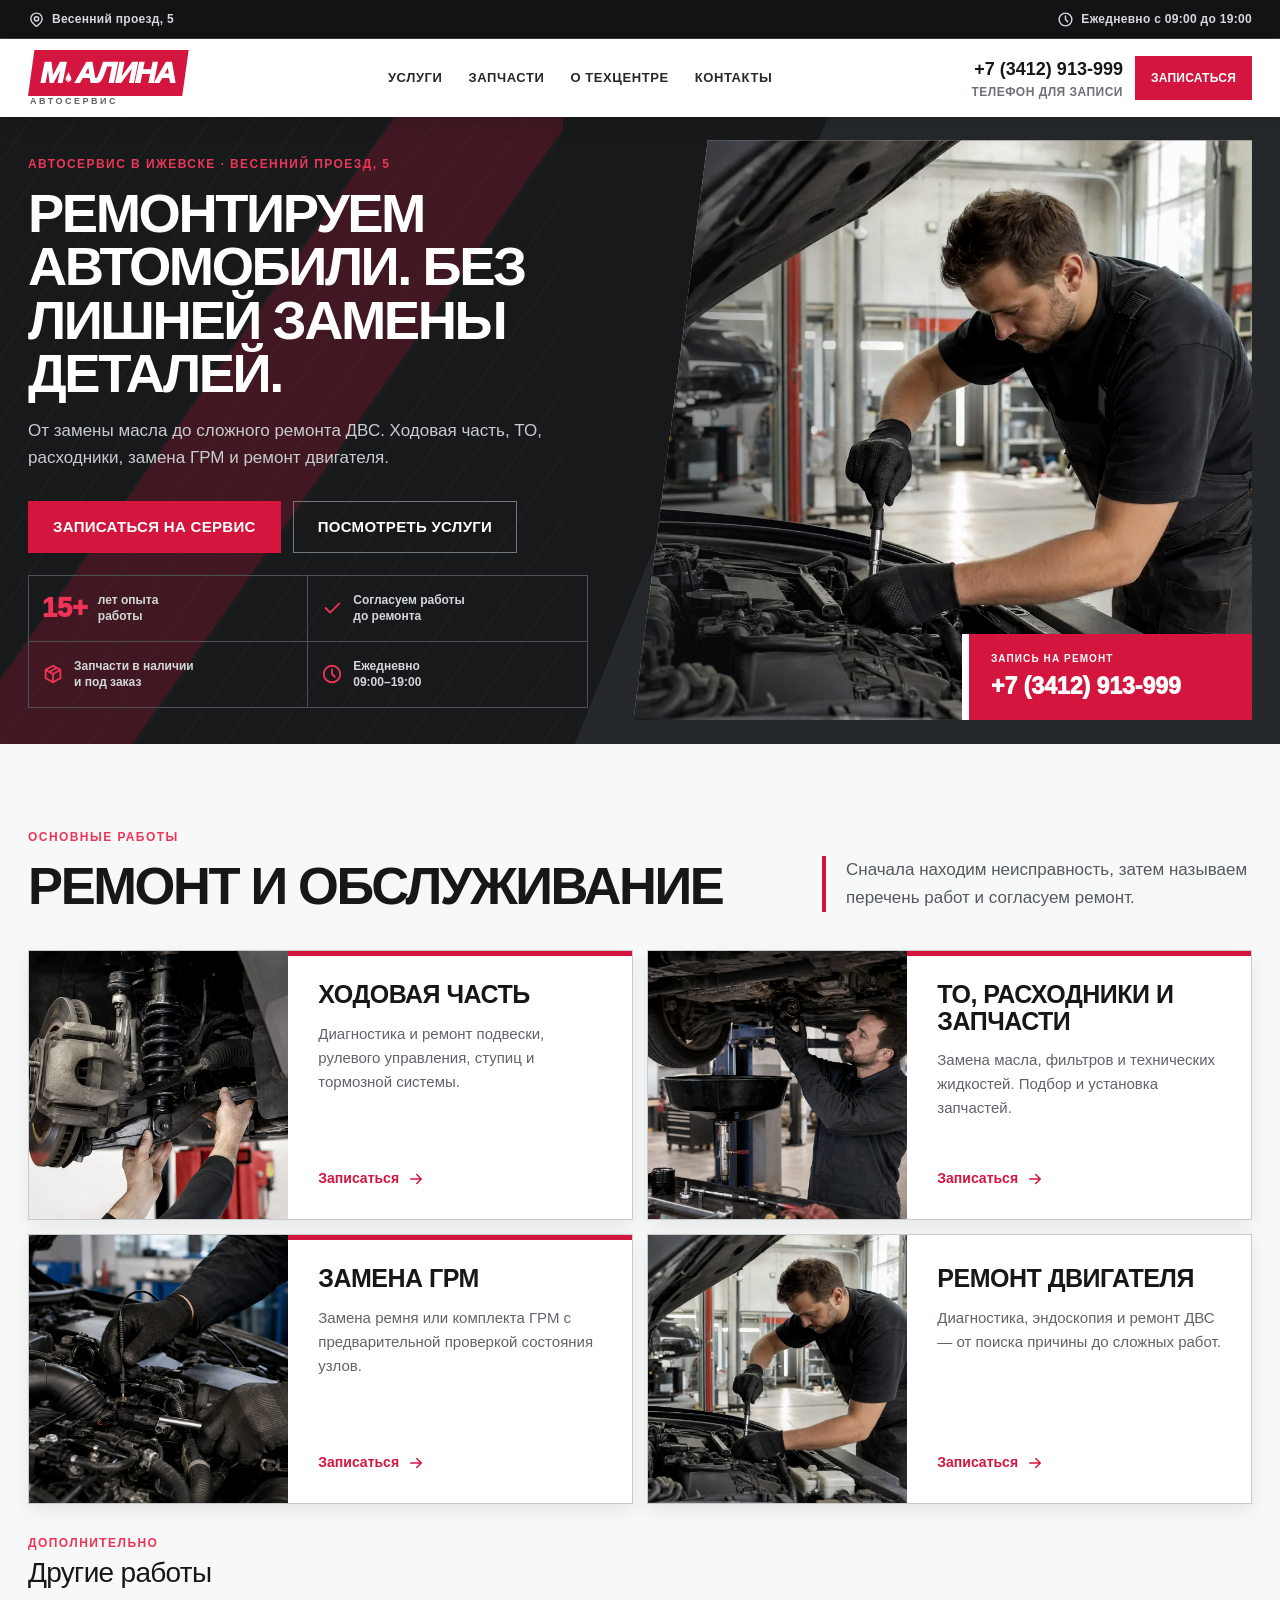
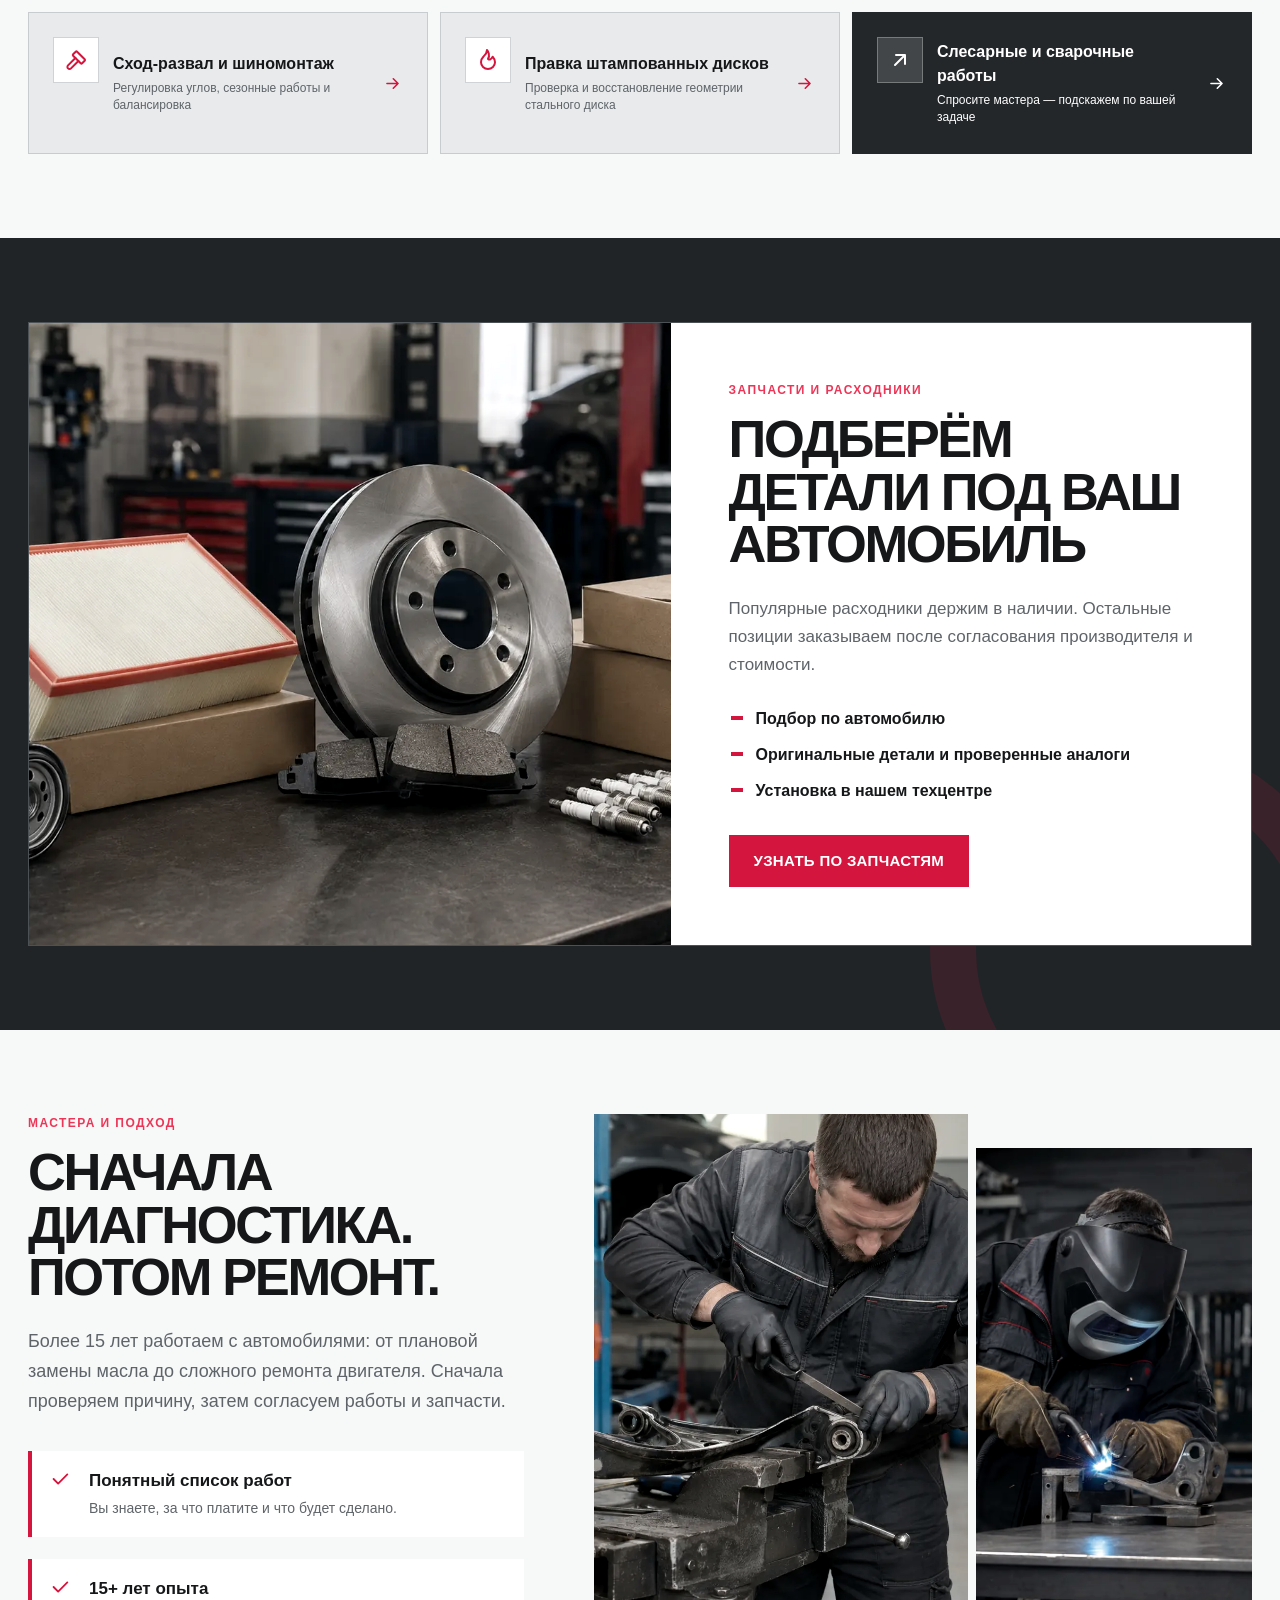
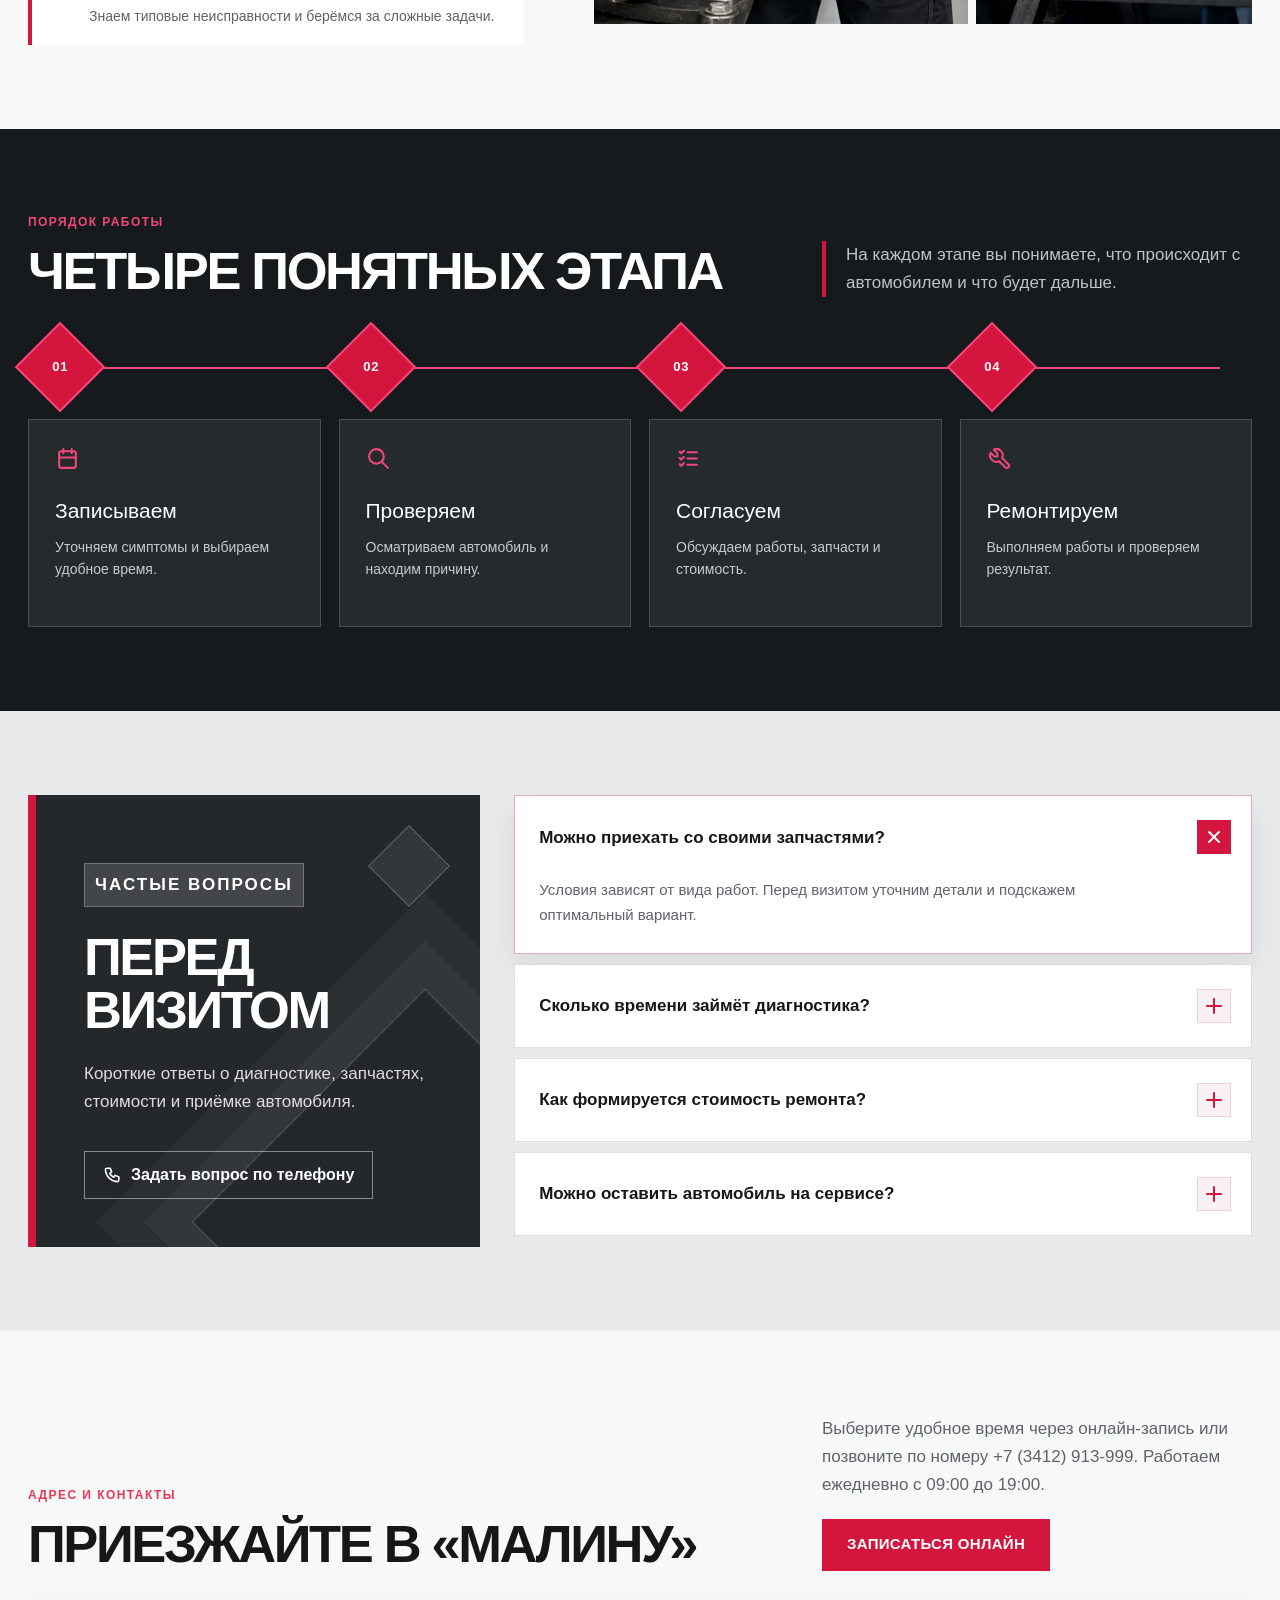
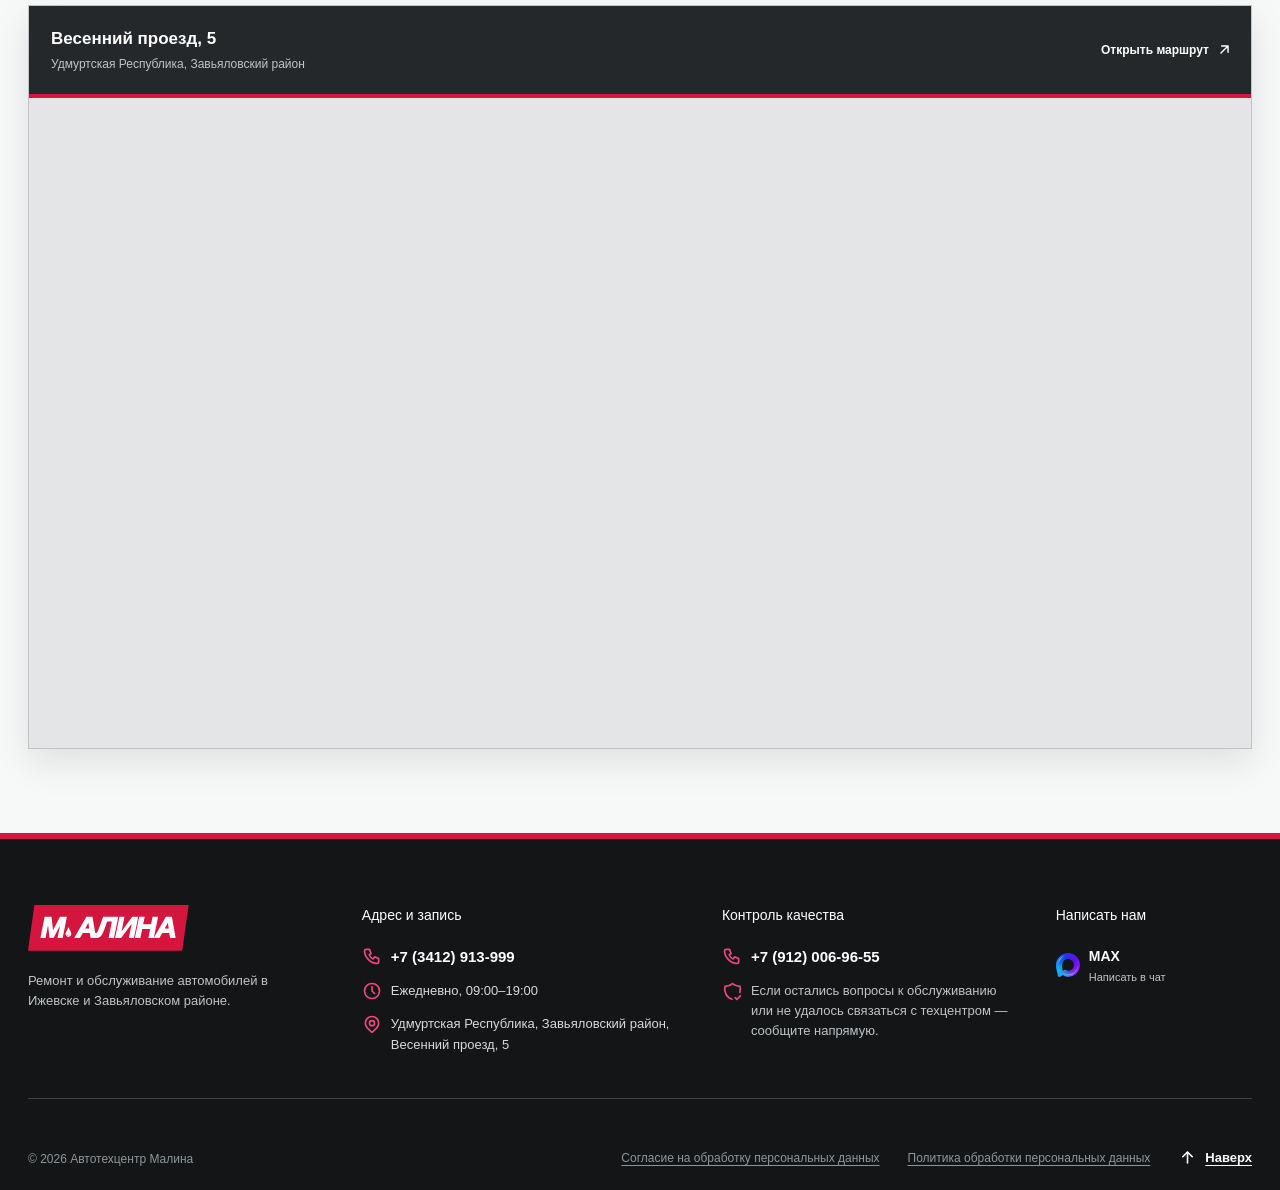
<file: index.html>
<!doctype html>
<html lang="ru">
  <head>

    <!-- Yandex.Metrika counter -->
    <script type="text/javascript">
        (function(m,e,t,r,i,k,a){
            m[i]=m[i]||function(){(m[i].a=m[i].a||[]).push(arguments)};
            m[i].l=1*new Date();
            for (var j = 0; j < document.scripts.length; j++) {if (document.scripts[j].src === r) { return; }}
            k=e.createElement(t),a=e.getElementsByTagName(t)[0],k.async=1,k.src=r,a.parentNode.insertBefore(k,a)
        })(window, document,'script','https://mc.yandex.ru/metrika/tag.js?id=111716427', 'ym');

        ym(111716427, 'init', {ssr:true, webvisor:true, clickmap:true, ecommerce:"dataLayer", referrer: document.referrer, url: location.href, accurateTrackBounce:true, trackLinks:true});
    </script>
    <noscript><div><img class="metrika-counter" src="https://mc.yandex.ru/watch/111716427" alt="" /></div></noscript>
    <!-- /Yandex.Metrika counter -->

    <meta charset="utf-8">
    <meta name="viewport" content="width=device-width, initial-scale=1">
    <base href="./">
    <meta name="theme-color" content="#c92657">
    <title>Автотехцентр Малина в Ижевске — ремонт и обслуживание авто</title>
    <meta name="description" content="Автосервис Малина в Ижевске: ремонт ходовой, ТО и расходники, замена ГРМ, ремонт двигателя, сход-развал и шиномонтаж. 15+ лет опыта. Ежедневно 09:00–19:00.">
    <meta name="robots" content="index, follow, max-image-preview:large, max-snippet:-1, max-video-preview:-1">
    <meta name="geo.region" content="RU-UD">
    <meta name="geo.placename" content="Ижевск">
    <link rel="canonical" href="https://malina.psychoware.ru/">
    <meta property="og:type" content="website">
    <meta property="og:locale" content="ru_RU">
    <meta property="og:site_name" content="Автотехцентр Малина">
    <meta property="og:url" content="https://malina.psychoware.ru/">
    <meta property="og:title" content="Автотехцентр Малина в Ижевске">
    <meta property="og:description" content="Ремонт ходовой, ТО и расходники, замена ГРМ и ремонт двигателя. 15+ лет опыта.">
    <meta property="og:image" content="https://malina.psychoware.ru/assets/images/hero.webp">
    <meta property="og:image:width" content="1586">
    <meta property="og:image:height" content="992">
    <meta name="twitter:card" content="summary_large_image">
    <meta name="twitter:title" content="Автотехцентр Малина в Ижевске">
    <meta name="twitter:description" content="Ремонт ходовой, ТО и расходники, замена ГРМ и ремонт двигателя.">
    <meta name="twitter:image" content="https://malina.psychoware.ru/assets/images/hero.webp">
    <link rel="icon" href="assets/favicon.svg" type="image/svg+xml">
    <link rel="stylesheet" href="assets/main.css">
    <script type="application/ld+json">
      {
        "@context": "https://schema.org",
        "@graph": [
          {
            "@type": "AutoRepair",
            "@id": "https://malina.psychoware.ru/#business",
            "name": "Автотехцентр Малина",
            "alternateName": "Малина",
            "legalName": "Индивидуальный предприниматель Безумов Александр Сергеевич",
            "taxID": "182703631014",
            "identifier": {
              "@type": "PropertyValue",
              "propertyID": "ОГРНИП",
              "value": "326180000030117"
            },
            "url": "https://malina.psychoware.ru/",
            "logo": "https://malina.psychoware.ru/assets/logo-malina.svg",
            "image": "https://malina.psychoware.ru/assets/images/hero.webp",
            "description": "Автосервис в Ижевске с опытом более 15 лет: ремонт ходовой, техническое обслуживание, расходники и запчасти, замена ГРМ, ремонт двигателя, сход-развал и шиномонтаж.",
            "telephone": "+7-3412-913-999",
            "priceRange": "₽₽",
            "currenciesAccepted": "RUB",
            "address": {
              "@type": "PostalAddress",
              "streetAddress": "Весенний проезд, 5",
              "addressLocality": "село Первомайский",
              "addressRegion": "Удмуртская Республика",
              "postalCode": "426073",
              "addressCountry": "RU"
            },
            "areaServed": ["Ижевск", "Завьяловский район"],
            "hasMap": "https://yandex.ru/maps/org/m_alina/223724806375/",
            "sameAs": [
              "https://yandex.ru/maps/org/m_alina/223724806375/",
              "https://2gis.ru/izhevsk/firm/70000001046546306",
              "https://web.max.ru/17121427"
            ],
            "openingHoursSpecification": [{
              "@type": "OpeningHoursSpecification",
              "dayOfWeek": ["Monday", "Tuesday", "Wednesday", "Thursday", "Friday", "Saturday", "Sunday"],
              "opens": "09:00",
              "closes": "19:00"
            }],
            "hasOfferCatalog": {
              "@type": "OfferCatalog",
              "name": "Ремонт и обслуживание автомобилей",
              "itemListElement": [
                {"@type": "Offer", "itemOffered": {"@type": "Service", "name": "Ремонт ходовой части"}},
                {"@type": "Offer", "itemOffered": {"@type": "Service", "name": "Техническое обслуживание, расходники и запчасти"}},
                {"@type": "Offer", "itemOffered": {"@type": "Service", "name": "Замена ГРМ"}},
                {"@type": "Offer", "itemOffered": {"@type": "Service", "name": "Ремонт двигателя"}},
                {"@type": "Offer", "itemOffered": {"@type": "Service", "name": "Сход-развал, шиномонтаж и правка штампованных дисков"}},
                {"@type": "Offer", "itemOffered": {"@type": "Service", "name": "Сварочные и слесарные работы"}}
              ]
            }
          },
          {
            "@type": "FAQPage",
            "mainEntity": [
              {"@type": "Question", "name": "Можно приехать со своими запчастями?", "acceptedAnswer": {"@type": "Answer", "text": "Условия зависят от вида работ. Перед визитом уточним детали и подскажем оптимальный вариант."}},
              {"@type": "Question", "name": "Сколько времени займёт диагностика?", "acceptedAnswer": {"@type": "Answer", "text": "Время зависит от симптомов и вида диагностики. Предварительно сориентируем при записи."}},
              {"@type": "Question", "name": "Как формируется стоимость ремонта?", "acceptedAnswer": {"@type": "Answer", "text": "После осмотра составляем перечень работ и запчастей. Начинаем ремонт только после согласования."}},
              {"@type": "Question", "name": "Можно оставить автомобиль на сервисе?", "acceptedAnswer": {"@type": "Answer", "text": "Да, если работа требует времени. Условия приёмки уточним при записи."}}
            ]
          }
        ]
      }
    </script>
  </head>
  <body>
    <svg class="icon-sprite" aria-hidden="true">
      <defs>
        <symbol id="i-map" viewBox="0 0 24 24"><path d="M9 11a3 3 0 1 0 6 0a3 3 0 0 0-6 0"/><path d="m17.657 16.657-4.243 4.243a2 2 0 0 1-2.827 0l-4.244-4.243a8 8 0 1 1 11.314 0"/></symbol>
        <symbol id="i-clock" viewBox="0 0 24 24"><circle cx="12" cy="12" r="9"/><path d="M12 7v5l3 3"/></symbol>
        <symbol id="i-phone" viewBox="0 0 24 24"><path d="M5 4h4l2 5-2.5 1.5a11 11 0 0 0 5 5L15 13l5 2v4a2 2 0 0 1-2 2A16 16 0 0 1 3 6a2 2 0 0 1 2-2"/></symbol>
        <symbol id="i-check" viewBox="0 0 24 24"><path d="m5 12 5 5L20 7"/></symbol>
        <symbol id="i-package" viewBox="0 0 24 24"><path d="m12 3 8 4.5v9L12 21l-8-4.5v-9L12 3"/><path d="m12 12 8-4.5M12 12v9m0-9L4 7.5m12-2.25-8 4.5"/></symbol>
        <symbol id="i-arrow-right" viewBox="0 0 24 24"><path d="M5 12h14m-6 6 6-6m-6-6 6 6"/></symbol>
        <symbol id="i-arrow-up" viewBox="0 0 24 24"><path d="M12 19V5m6 6-6-6-6 6"/></symbol>
        <symbol id="i-arrow-up-right" viewBox="0 0 24 24"><path d="M17 7 7 17M8 7h9v9"/></symbol>
        <symbol id="i-vk" viewBox="0 0 24 24"><path d="M14 19h-4a8 8 0 0 1-8-8V6h4v5a4 4 0 0 0 4 4V6h4v4.5h.03A4.53 4.53 0 0 0 18 6h4l-.342 1.711A6.86 6.86 0 0 1 18 12.5a5.34 5.34 0 0 1 3.566 4.11L22 19h-4a4.53 4.53 0 0 0-3.97-4.496V19H14"/></symbol>
        <symbol id="i-shield" viewBox="0 0 24 24"><path d="M11.46 20.846A12 12 0 0 1 3.5 6 12 12 0 0 0 12 3a12 12 0 0 0 8.5 3 12 12 0 0 1-.09 7.06M15 19l2 2 4-4"/></symbol>
        <symbol id="i-hammer" viewBox="0 0 24 24"><path d="m11.414 10-7.383 7.418a2.1 2.1 0 1 0 2.976 2.967L14.414 13"/><path d="m18.121 15.293 2.586-2.586a1 1 0 0 0 0-1.414l-7.586-7.586a1 1 0 0 0-1.414 0L9.121 6.293a1 1 0 0 0 0 1.414l7.586 7.586a1 1 0 0 0 1.414 0"/></symbol>
        <symbol id="i-flame" viewBox="0 0 24 24"><path d="M12 10.941C14.333 7.633 12.167 3.118 11 2c0 3.395-2.235 5.299-3.667 6.706C5.903 10.114 5 12 5 14.294 5 17.998 8.134 21 12 21s7-3.002 7-6.706c0-1.712-1.232-4.403-2.333-5.588-2.084 3.353-3.257 3.353-4.667 2.235"/></symbol>
        <symbol id="i-menu" viewBox="0 0 24 24"><path d="M4 6h16M4 12h16M4 18h16"/></symbol>
        <symbol id="i-calendar" viewBox="0 0 24 24"><path d="M4 7a2 2 0 0 1 2-2h12a2 2 0 0 1 2 2v12a2 2 0 0 1-2 2H6a2 2 0 0 1-2-2V7m12-4v4M8 3v4m-4 4h16"/></symbol>
        <symbol id="i-search" viewBox="0 0 24 24"><circle cx="10" cy="10" r="7"/><path d="m21 21-6-6"/></symbol>
        <symbol id="i-list" viewBox="0 0 24 24"><path d="m3.5 5.5 1.5 1.5 2.5-2.5m-4 7 1.5 1.5 2.5-2.5m-4 7 1.5 1.5 2.5-2.5M11 6h9m-9 6h9m-9 6h9"/></symbol>
        <symbol id="i-tool" viewBox="0 0 24 24"><path d="M7 10h3V7L6.5 3.5a6 6 0 0 1 8 8l6 6a2 2 0 0 1-3 3l-6-6a6 6 0 0 1-8-8L7 10"/></symbol>
        <symbol id="i-plus" viewBox="0 0 24 24"><path d="M12 5v14M5 12h14"/></symbol>
      </defs>
    </svg>

    <a class="skip-link" href="#main-content">Перейти к содержанию</a>
    <main id="main-content">
      <div class="utility-bar">
        <div class="shell utility-inner">
          <span><svg width="17" height="17"><use href="#i-map"/></svg>Весенний проезд, 5</span>
          <span><svg width="17" height="17"><use href="#i-clock"/></svg>Ежедневно с 09:00 до 19:00</span>
        </div>
      </div>

      <header class="site-header">
        <div class="shell header-inner">
          <a class="brand" href="#top" aria-label="Автотехцентр Малина">
            <span class="brand-mark" aria-hidden="true"><span class="brand-mark-name"><b>М</b><svg class="brand-mark-drop" viewBox="0 0 16 22"><path class="brand-mark-drop-body" d="M8 0C6.8 4.1 2.5 8.6 2.5 13a5.5 5.5 0 0 0 11 0C13.5 8.6 9.2 4.1 8 0Z"/><path class="brand-mark-drop-cut" d="M4.2 12.1c.25 2.65 1.82 4.35 4.05 4.35 1.54 0 2.83-.74 3.65-1.91-.55 2.34-2.25 3.91-4.54 3.91-2.7 0-4.76-2.08-4.76-4.9 0-1.16.34-2.23.95-3.36.02.72.22 1.36.65 1.91Z"/></svg><b>АЛИНА</b></span></span>
            <span class="brand-caption">Автосервис</span>
          </a>
          <nav class="main-nav" aria-label="Основная навигация">
            <a href="#services">Услуги</a><a href="#parts">Запчасти</a><a href="#about">О техцентре</a><a href="#contacts">Контакты</a>
          </nav>
          <div class="header-actions">
            <div class="header-phone-group"><a class="header-phone" href="tel:+73412913999"><strong>+7 (3412) 913-999</strong><small>телефон для записи</small></a></div>
            <button class="header-callback" type="button" aria-haspopup="dialog" onclick="openOnlineBooking()">Записаться</button>
            <details class="mobile-nav">
              <summary aria-label="Открыть меню"><svg width="24" height="24"><use href="#i-menu"/></svg></summary>
              <nav aria-label="Мобильная навигация">
                <a href="#services">Услуги</a><a href="#parts">Запчасти</a><a href="#about">О техцентре</a><a href="#contacts">Контакты</a>
              </nav>
            </details>
          </div>
        </div>
        <div class="page-progress" role="progressbar" aria-label="Прогресс просмотра страницы" aria-valuemin="0" aria-valuemax="100" aria-valuenow="0"><span></span></div>
      </header>

      <section class="hero" id="top">
        <div class="shell hero-grid">
          <div class="hero-copy">
            <p class="eyebrow">Автосервис в Ижевске · Весенний проезд, 5</p>
            <h1>Ремонтируем автомобили. Без лишней замены деталей.</h1>
            <p class="hero-lead">От замены масла до сложного ремонта ДВС. Ходовая часть, ТО, расходники, замена ГРМ и ремонт двигателя.</p>
            <div class="hero-buttons"><button class="button button-primary" type="button" aria-haspopup="dialog" onclick="openOnlineBooking()">Записаться на сервис</button><a class="button button-secondary" href="#services">Посмотреть услуги</a></div>
            <ul class="hero-facts">
              <li><strong>15+</strong><span>лет опыта<br>работы</span></li>
              <li><svg width="22" height="22"><use href="#i-check"/></svg><span>Согласуем работы<br>до ремонта</span></li>
              <li><svg width="22" height="22"><use href="#i-package"/></svg><span>Запчасти в наличии<br>и под заказ</span></li>
              <li><svg width="22" height="22"><use href="#i-clock"/></svg><span>Ежедневно<br>09:00–19:00</span></li>
            </ul>
          </div>
          <div class="hero-photo"><img src="assets/images/hero.webp" alt="Мастер автотехцентра ремонтирует автомобиль" width="1586" height="992" fetchpriority="high"><div class="hero-photo-stamp"><span>Запись на ремонт</span><a href="tel:+73412913999">+7 (3412) 913-999</a></div></div>
        </div>
      </section>

      <section class="services" id="services">
        <div class="shell">
          <div class="section-heading"><div><p class="eyebrow">Основные работы</p><h2>Ремонт и обслуживание</h2></div><p>Сначала находим неисправность, затем называем перечень работ и согласуем ремонт.</p></div>
          <div class="service-list">
            <article class="service-card service-card-priority"><div class="service-photo"><img src="assets/images/suspension.webp" alt="Ремонт ходовой части автомобиля в автосервисе" width="1400" height="1050" loading="lazy"></div><div class="service-content"><h3>Ходовая часть</h3><p>Диагностика и ремонт подвески, рулевого управления, ступиц и тормозной системы.</p><button type="button" aria-haspopup="dialog" onclick="openOnlineBooking()">Записаться<svg width="18" height="18"><use href="#i-arrow-right"/></svg></button></div></article>
            <article class="service-card service-card-priority"><div class="service-photo"><img src="assets/images/maintenance-oil-v2.webp" alt="Замена масла и фильтра при техническом обслуживании" width="1536" height="960" loading="lazy"></div><div class="service-content"><h3>ТО, расходники и запчасти</h3><p>Замена масла, фильтров и технических жидкостей. Подбор и установка запчастей.</p><button type="button" aria-haspopup="dialog" onclick="openOnlineBooking()">Записаться<svg width="18" height="18"><use href="#i-arrow-right"/></svg></button></div></article>
            <article class="service-card service-card-priority"><div class="service-photo"><img src="assets/images/engine-service-v2.webp" alt="Замена ремня ГРМ в автотехцентре Малина" width="1586" height="992" loading="lazy"></div><div class="service-content"><h3>Замена ГРМ</h3><p>Замена ремня или комплекта ГРМ с предварительной проверкой состояния узлов.</p><button type="button" aria-haspopup="dialog" onclick="openOnlineBooking()">Записаться<svg width="18" height="18"><use href="#i-arrow-right"/></svg></button></div></article>
            <article class="service-card"><div class="service-photo"><img src="assets/images/hero.webp" alt="Ремонт двигателя автомобиля в автотехцентре Малина" width="1586" height="992" loading="lazy"></div><div class="service-content"><h3>Ремонт двигателя</h3><p>Диагностика, эндоскопия и ремонт ДВС — от поиска причины до сложных работ.</p><button type="button" aria-haspopup="dialog" onclick="openOnlineBooking()">Записаться<svg width="18" height="18"><use href="#i-arrow-right"/></svg></button></div></article>
          </div>
          <div class="service-addons">
            <div class="service-addons-heading"><div><p class="eyebrow">Дополнительно</p><h3>Другие работы</h3></div></div>
            <div class="service-addon-grid">
              <a class="service-addon-card" href="#contacts"><span><svg width="24" height="24"><use href="#i-hammer"/></svg></span><strong>Сход-развал и шиномонтаж</strong><small>Регулировка углов, сезонные работы и балансировка</small><svg class="service-addon-arrow" width="19" height="19"><use href="#i-arrow-right"/></svg></a>
              <a class="service-addon-card" href="#contacts"><span><svg width="24" height="24"><use href="#i-flame"/></svg></span><strong>Правка штампованных дисков</strong><small>Проверка и восстановление геометрии стального диска</small><svg class="service-addon-arrow" width="19" height="19"><use href="#i-arrow-right"/></svg></a>
              <a class="service-addon-card service-addon-cta" href="#contacts"><span><svg width="24" height="24"><use href="#i-arrow-up-right"/></svg></span><strong>Слесарные и сварочные работы</strong><small>Спросите мастера — подскажем по вашей задаче</small><svg class="service-addon-arrow" width="19" height="19"><use href="#i-arrow-right"/></svg></a>
            </div>
          </div>
        </div>
      </section>

      <section class="parts" id="parts">
        <div class="shell parts-grid">
          <div class="parts-photo"><img src="assets/images/parts-workbench.webp" alt="Автозапчасти и расходники для ремонта и обслуживания автомобиля" width="1400" height="876" loading="lazy"></div>
          <div class="parts-copy"><p class="eyebrow">Запчасти и расходники</p><h2>Подберём детали под ваш автомобиль</h2><p>Популярные расходники держим в наличии. Остальные позиции заказываем после согласования производителя и стоимости.</p><ul><li>Подбор по автомобилю</li><li>Оригинальные детали и проверенные аналоги</li><li>Установка в нашем техцентре</li></ul><a class="button button-primary" href="#contacts">Узнать по запчастям</a></div>
        </div>
      </section>

      <section class="about" id="about">
        <div class="shell about-grid">
          <div class="about-copy"><p class="eyebrow">Мастера и подход</p><h2>Сначала диагностика. Потом ремонт.</h2><p class="about-lead">Более 15 лет работаем с автомобилями: от плановой замены масла до сложного ремонта двигателя. Сначала проверяем причину, затем согласуем работы и запчасти.</p><div class="benefits"><article><svg width="22" height="22"><use href="#i-check"/></svg><div><strong>Понятный список работ</strong><p>Вы знаете, за что платите и что будет сделано.</p></div></article><article><svg width="22" height="22"><use href="#i-check"/></svg><div><strong>15+ лет опыта</strong><p>Знаем типовые неисправности и берёмся за сложные задачи.</p></div></article></div></div>
          <div class="about-photos"><figure><img src="assets/images/metalwork-bench-v2.webp" alt="Слесарные работы в автотехцентре" width="1536" height="960" loading="lazy"></figure><figure><img src="assets/images/welding-work-v2.webp" alt="Сварочные работы в автотехцентре" width="1586" height="992" loading="lazy"></figure></div>
        </div>
      </section>

      <section class="process" id="process">
        <div class="shell">
          <div class="section-heading"><div><p class="eyebrow">Порядок работы</p><h2>Четыре понятных этапа</h2></div><p>На каждом этапе вы понимаете, что происходит с автомобилем и что будет дальше.</p></div>
          <ol class="process-timeline">
            <li class="process-step"><div class="process-node"><span>01</span></div><article><svg width="25" height="25"><use href="#i-calendar"/></svg><h3>Записываем</h3><p>Уточняем симптомы и выбираем удобное время.</p></article></li>
            <li class="process-step"><div class="process-node"><span>02</span></div><article><svg width="25" height="25"><use href="#i-search"/></svg><h3>Проверяем</h3><p>Осматриваем автомобиль и находим причину.</p></article></li>
            <li class="process-step"><div class="process-node"><span>03</span></div><article><svg width="25" height="25"><use href="#i-list"/></svg><h3>Согласуем</h3><p>Обсуждаем работы, запчасти и стоимость.</p></article></li>
            <li class="process-step"><div class="process-node"><span>04</span></div><article><svg width="25" height="25"><use href="#i-tool"/></svg><h3>Ремонтируем</h3><p>Выполняем работы и проверяем результат.</p></article></li>
          </ol>
        </div>
      </section>

      <section class="faq">
        <div class="shell faq-grid">
          <div class="faq-intro"><span class="faq-shape faq-shape-large" aria-hidden="true"></span><span class="faq-shape faq-shape-small" aria-hidden="true"></span><p class="eyebrow">Частые вопросы</p><h2>Перед визитом</h2><p>Короткие ответы о диагностике, запчастях, стоимости и приёмке автомобиля.</p><a class="faq-call" href="tel:+73412913999"><svg width="19" height="19"><use href="#i-phone"/></svg>Задать вопрос по телефону</a></div>
          <div class="faq-list">
            <article class="faq-item is-open"><h3><button type="button" aria-expanded="true"><span>Можно приехать со своими запчастями?</span><i aria-hidden="true"><svg width="24" height="24"><use href="#i-plus"/></svg></i></button></h3><div class="faq-answer"><div><p>Условия зависят от вида работ. Перед визитом уточним детали и подскажем оптимальный вариант.</p></div></div></article>
            <article class="faq-item"><h3><button type="button" aria-expanded="false"><span>Сколько времени займёт диагностика?</span><i aria-hidden="true"><svg width="24" height="24"><use href="#i-plus"/></svg></i></button></h3><div class="faq-answer"><div><p>Время зависит от симптомов и вида диагностики. Предварительно сориентируем при записи.</p></div></div></article>
            <article class="faq-item"><h3><button type="button" aria-expanded="false"><span>Как формируется стоимость ремонта?</span><i aria-hidden="true"><svg width="24" height="24"><use href="#i-plus"/></svg></i></button></h3><div class="faq-answer"><div><p>После осмотра составляем перечень работ и запчастей. Начинаем ремонт только после согласования.</p></div></div></article>
            <article class="faq-item"><h3><button type="button" aria-expanded="false"><span>Можно оставить автомобиль на сервисе?</span><i aria-hidden="true"><svg width="24" height="24"><use href="#i-plus"/></svg></i></button></h3><div class="faq-answer"><div><p>Да, если работа требует времени. Условия приёмки уточним при записи.</p></div></div></article>
          </div>
        </div>
      </section>

      <section class="contacts" id="contacts">
        <div class="shell">
          <div class="section-heading contacts-heading"><div><p class="eyebrow">Адрес и контакты</p><h2>Приезжайте в «Малину»</h2></div><div class="contacts-booking-copy"><p>Выберите удобное время через онлайн-запись или позвоните по номеру +7 (3412) 913-999. Работаем ежедневно с 09:00 до 19:00.</p><button class="button button-primary" type="button" aria-haspopup="dialog" onclick="openOnlineBooking()">Записаться онлайн</button></div></div>
          <div class="contact-map map-card">
            <div class="map-card-heading"><div><strong>Весенний проезд, 5</strong><span>Удмуртская Республика, Завьяловский район</span></div><a href="https://yandex.ru/maps/-/CTcVn62f" target="_blank" rel="noopener noreferrer">Открыть маршрут <svg width="17" height="17"><use href="#i-arrow-up-right"/></svg></a></div>
            <div class="map-live"><iframe src="https://yandex.ru/map-widget/v1/?z=12&amp;ol=biz&amp;oid=223724806375" title="Автотехцентр Малина на Яндекс Картах" width="1200" height="600" frameborder="0" loading="eager" allowfullscreen></iframe></div>
          </div>
        </div>
      </section>

      <footer class="footer">
        <div class="shell footer-grid">
          <div class="footer-brand"><a class="brand brand-footer" href="#top"><span class="brand-mark brand-mark-light" aria-hidden="true"><span class="brand-mark-name"><b>М</b><svg class="brand-mark-drop" viewBox="0 0 16 22"><path class="brand-mark-drop-body" d="M8 0C6.8 4.1 2.5 8.6 2.5 13a5.5 5.5 0 0 0 11 0C13.5 8.6 9.2 4.1 8 0Z"/><path class="brand-mark-drop-cut" d="M4.2 12.1c.25 2.65 1.82 4.35 4.05 4.35 1.54 0 2.83-.74 3.65-1.91-.55 2.34-2.25 3.91-4.54 3.91-2.7 0-4.76-2.08-4.76-4.9 0-1.16.34-2.23.95-3.36.02.72.22 1.36.65 1.91Z"/></svg><b>АЛИНА</b></span></span></a><p>Ремонт и обслуживание автомобилей в Ижевске и Завьяловском районе.</p></div>
          <div class="footer-column"><h2>Адрес и запись</h2><a class="footer-contact" href="tel:+73412913999"><svg width="20" height="20"><use href="#i-phone"/></svg>+7 (3412) 913-999</a><span class="footer-detail"><svg width="20" height="20"><use href="#i-clock"/></svg>Ежедневно, 09:00–19:00</span><div class="footer-address"><svg width="20" height="20"><use href="#i-map"/></svg><address>Удмуртская Республика, Завьяловский район, Весенний проезд, 5</address></div></div>
          <div class="footer-column"><h2>Контроль качества</h2><a class="footer-contact" href="tel:+79120069655"><svg width="20" height="20"><use href="#i-phone"/></svg>+7 (912) 006-96-55</a><div class="footer-quality-note"><svg width="21" height="21"><use href="#i-shield"/></svg><p>Если остались вопросы к обслуживанию или не удалось связаться с техцентром — сообщите напрямую.</p></div></div>
          <div class="footer-column"><h2>Написать нам</h2><a class="footer-social max-contact" href="https://web.max.ru/17121427" target="_blank" rel="noreferrer" aria-label="Открыть контакт автотехцентра Малина в MAX"><img src="assets/max.svg" alt="MAX" width="24" height="24"><span><strong>MAX</strong><small>Написать в чат</small></span></a></div>
        </div>
        <div class="shell footer-bottom"><span>© 2026 Автотехцентр Малина</span><div class="footer-legal"><a href="consent/">Согласие на обработку персональных данных</a><a href="privacy/">Политика обработки персональных данных</a><a class="footer-to-top" href="#top"><svg width="19" height="19"><use href="#i-arrow-up"/></svg>Наверх</a></div></div>
      </footer>
      <a class="back-to-top" href="#top" aria-label="Вернуться наверх" aria-hidden="true" tabindex="-1"><span><svg width="20" height="20"><use href="#i-arrow-up"/></svg></span>Наверх</a>
      <nav class="mobile-action-bar" aria-label="Быстрые действия"><a href="tel:+73412913999"><svg width="20" height="20"><use href="#i-phone"/></svg>Позвонить</a><button type="button" aria-haspopup="dialog" onclick="openOnlineBooking()"><svg width="20" height="20"><use href="#i-calendar"/></svg>Записаться</button></nav>
      <aside class="booking-unavailable" id="booking-unavailable" role="alert" hidden>
        <button type="button" aria-label="Закрыть сообщение" onclick="this.parentElement.hidden = true">×</button>
        <strong>Онлайн-запись временно недоступна</strong>
        <span>Позвоните нам — подберём удобное время.</span>
        <a href="tel:+73412913999">+7 (3412) 913-999</a>
      </aside>
    </main>
    <script>
const mobileMenu = document.querySelector(".mobile-nav");
const pageProgress = document.querySelector(".page-progress");

function updatePageProgress() {
  const scrollableHeight = document.documentElement.scrollHeight - window.innerHeight;
  const progress = scrollableHeight > 0 ? Math.min(1, Math.max(0, window.scrollY / scrollableHeight)) : 0;
  const progressPercent = Math.round(progress * 100);
  document.documentElement.style.setProperty("--page-progress", String(progress));
  pageProgress?.setAttribute("aria-valuenow", String(progressPercent));
}

window.addEventListener("scroll", updatePageProgress, { passive: true });
window.addEventListener("resize", updatePageProgress);
updatePageProgress();

mobileMenu?.querySelectorAll("a").forEach((link) => {
  link.addEventListener("click", () => {
    mobileMenu.open = false;
  });
});

document.addEventListener("keydown", (event) => {
  if (event.key === "Escape" && mobileMenu?.open) {
    mobileMenu.open = false;
    mobileMenu.querySelector("summary")?.focus();
  }
});

document.querySelectorAll(".faq-item button").forEach((button) => {
  button.addEventListener("click", () => {
    const item = button.closest(".faq-item");
    const shouldOpen = !item.classList.contains("is-open");

    document.querySelectorAll(".faq-item").forEach((otherItem) => {
      otherItem.classList.remove("is-open");
      otherItem.querySelector("button").setAttribute("aria-expanded", "false");
    });

    if (shouldOpen) {
      item.classList.add("is-open");
      button.setAttribute("aria-expanded", "true");
    }
  });
});

const timeline = document.querySelector(".process-timeline");
if (timeline) {
  const timelineObserver = new IntersectionObserver(([entry], observer) => {
    if (entry.isIntersecting) {
      timeline.classList.add("is-visible");
      observer.disconnect();
    }
  }, { threshold: 0.25 });
  timelineObserver.observe(timeline);
}

const backToTop = document.querySelector(".back-to-top");
const mobileActions = document.querySelector(".mobile-action-bar");
const contacts = document.querySelector("#contacts");
const footer = document.querySelector(".footer");
const visibleTargets = new Set();

function updateFloatingActions() {
  const nearPageEnd = visibleTargets.size > 0;
  const showBackToTop = window.scrollY > 520 && !visibleTargets.has(footer);

  backToTop?.classList.toggle("is-visible", showBackToTop);
  backToTop?.setAttribute("aria-hidden", String(!showBackToTop));
  if (backToTop) backToTop.tabIndex = showBackToTop ? 0 : -1;
  mobileActions?.classList.toggle("is-hidden", nearPageEnd);
}

window.addEventListener("scroll", updateFloatingActions, { passive: true });
const floatingObserver = new IntersectionObserver((entries) => {
  entries.forEach((entry) => {
    if (entry.isIntersecting) visibleTargets.add(entry.target);
    else visibleTargets.delete(entry.target);
  });
  updateFloatingActions();
}, { threshold: 0.01 });
[contacts, footer].filter(Boolean).forEach((target) => floatingObserver.observe(target));
updateFloatingActions();
    </script>
    <script>
      (function(){
        function Build(name, args){return function(){window.autodealerasync.push(name, arguments);} }
        if (typeof autodealer === 'undefined') {
          var s = document.createElement('script'); s.charset = "utf-8"; s.type = 'text/javascript'; s.src = 'https://online.autodealer.ru/widget/app.js';
          var x = document.getElementsByTagName('head')[0]; x.appendChild(s); window.autodealer = {}; window.autodealerasync = []; autodealer.settings = {};
          var m = ['init', 'open'];
          for (var i = 0; i < m.length; i++) autodealer[m[i]] = Build(m[i]);
        }
      })();
      autodealer.init('498c3c4698d43a9c97c59461542cf6ec63df9e9de3d8efc35aac256f83ef23b8');

      function openOnlineBooking() {
        var attempts = 0;
        document.getElementById('booking-unavailable').hidden = true;
        autodealer.open();

        function openWhenReady() {
          if (document.querySelector('.autodealer-widget-container')) {
            autodealer.open();
            return;
          }

          attempts += 1;
          if (attempts < 20) {
            window.setTimeout(openWhenReady, 250);
            return;
          }

          document.getElementById('booking-unavailable').hidden = false;
        }

        openWhenReady();
      }
    </script>
  </body>
</html>
</file>
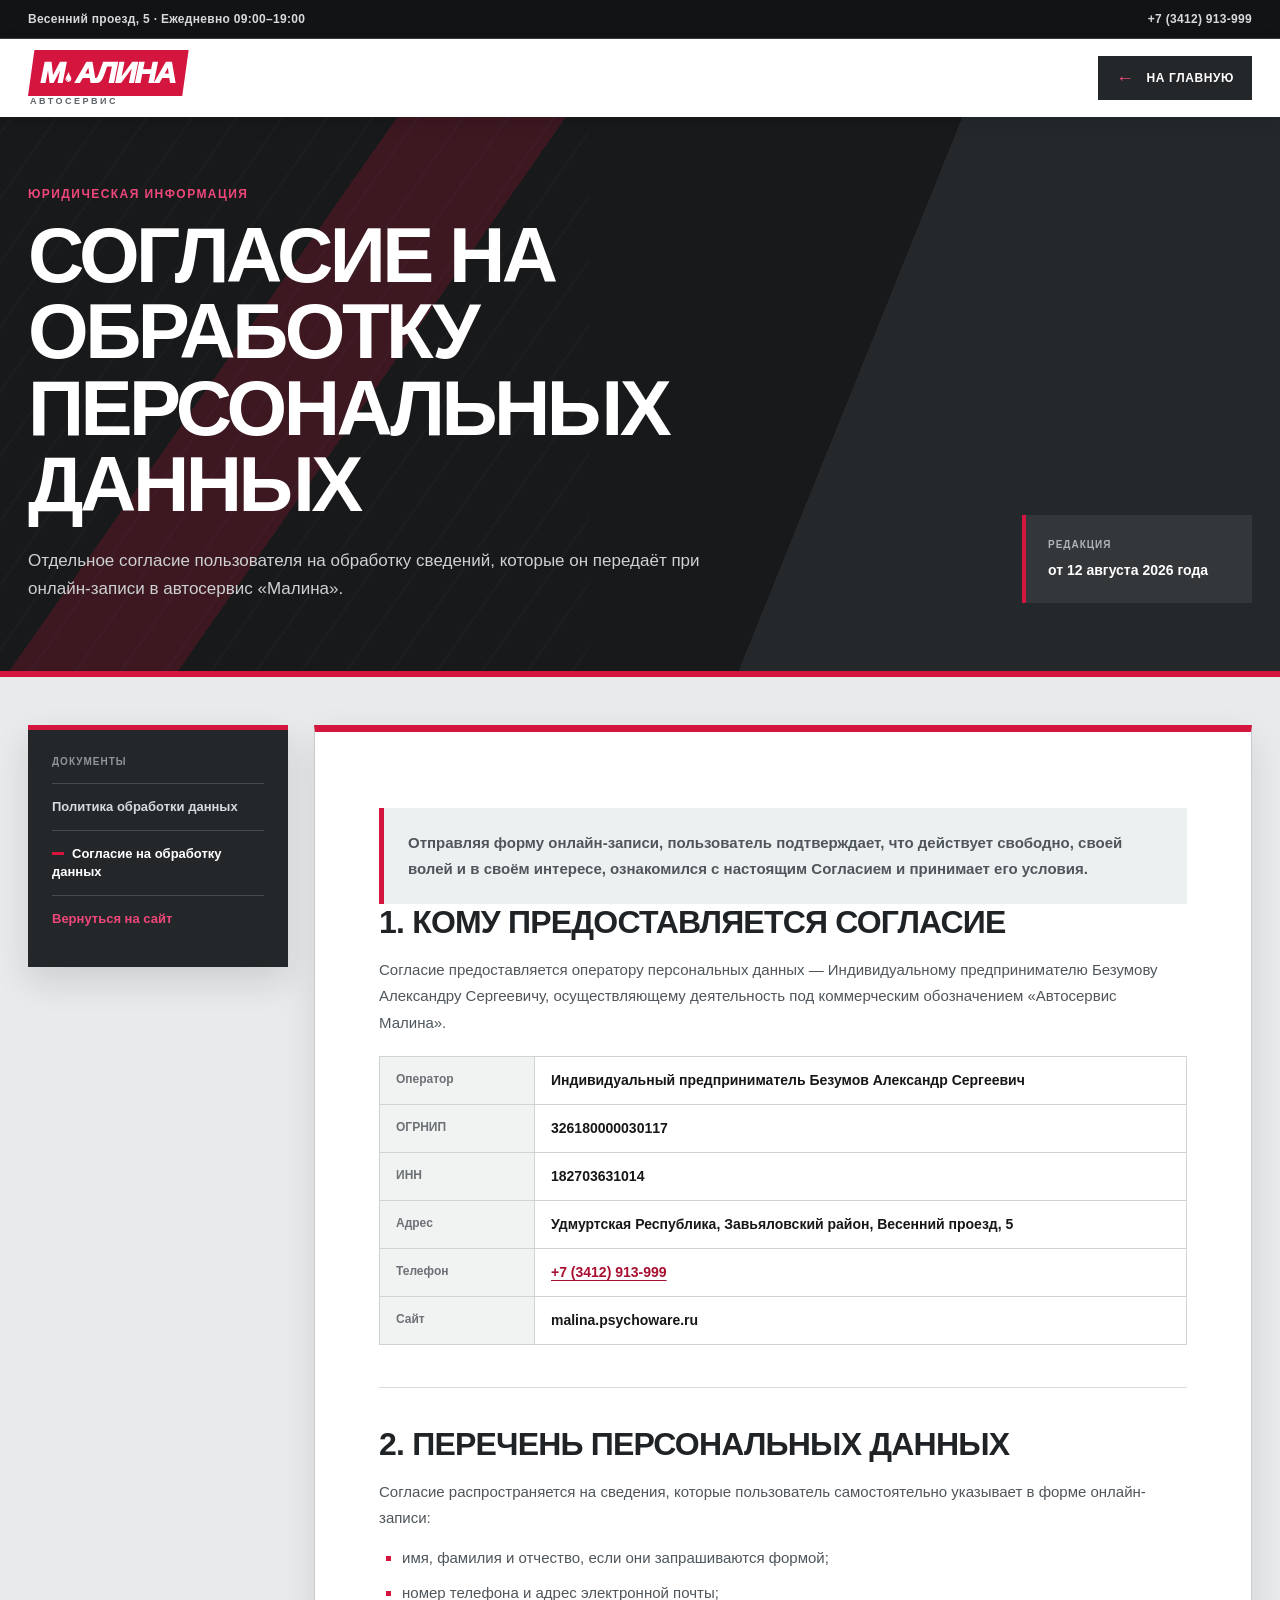
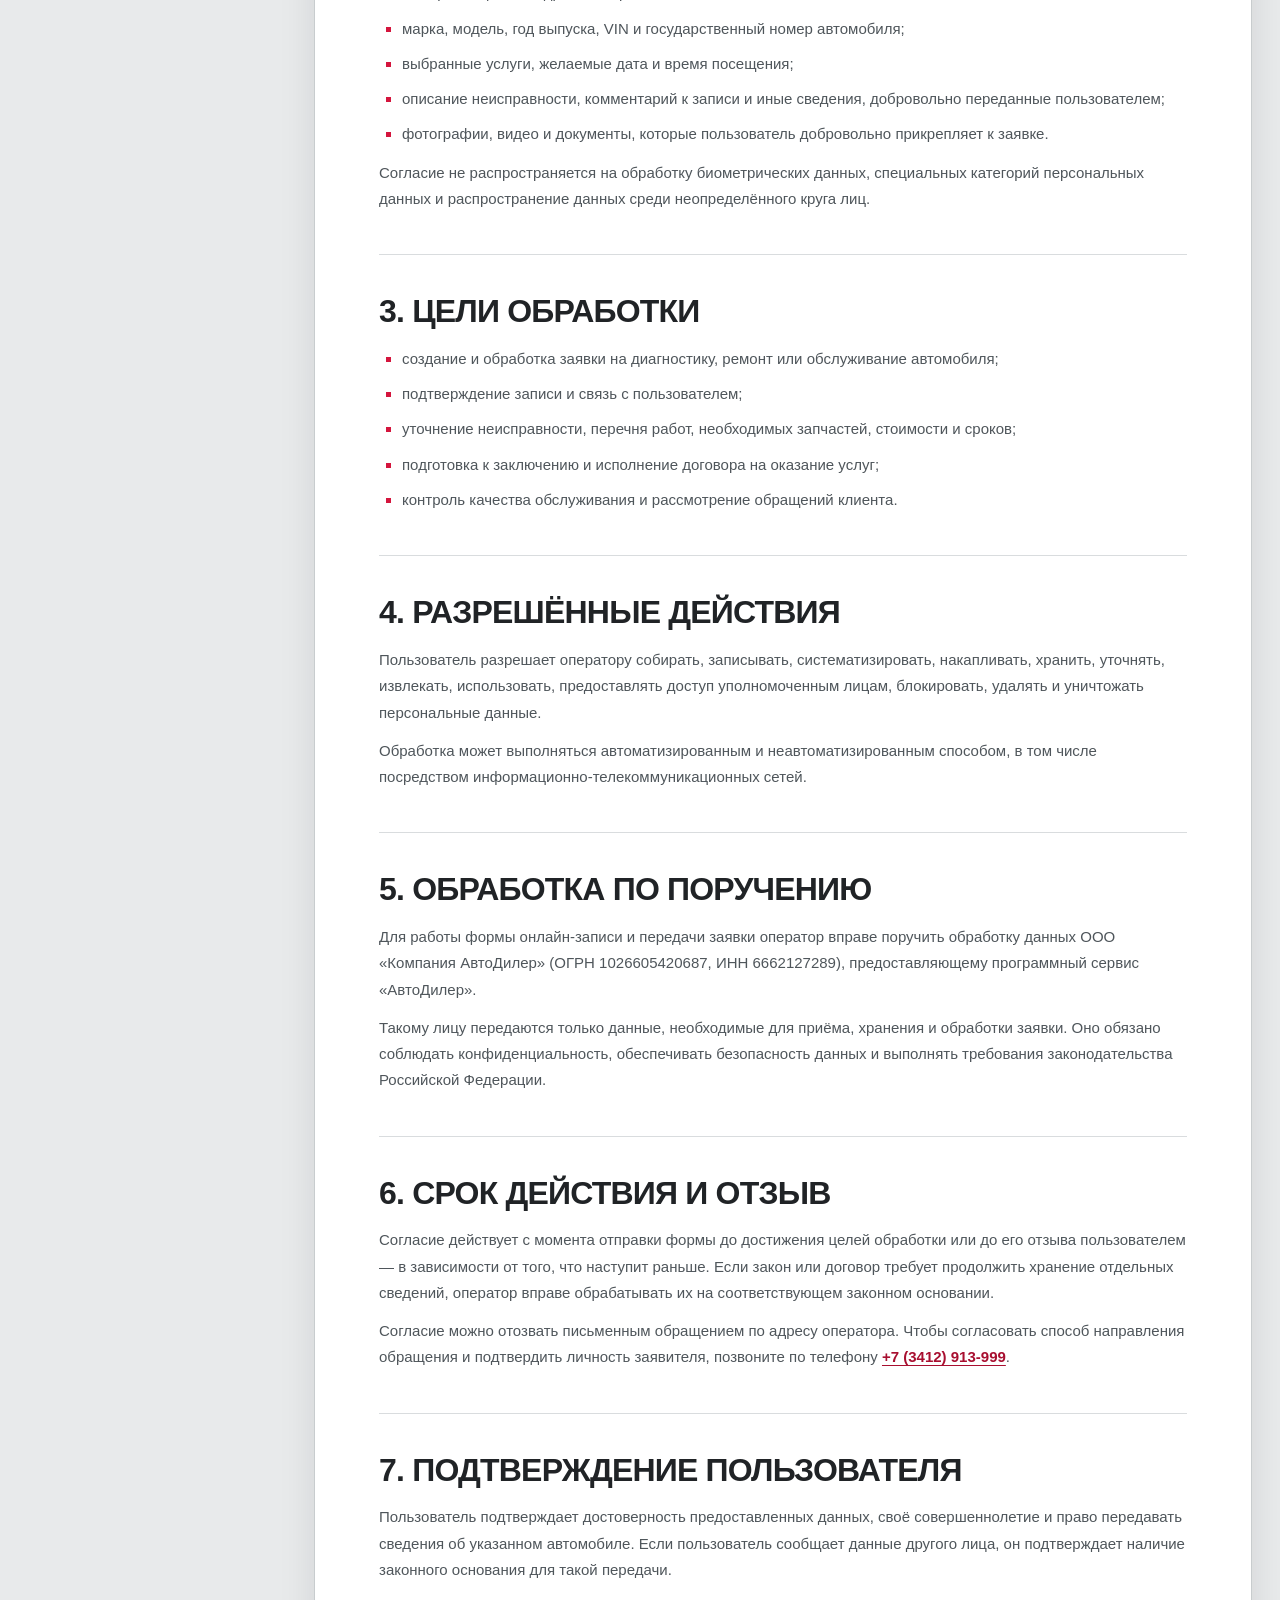
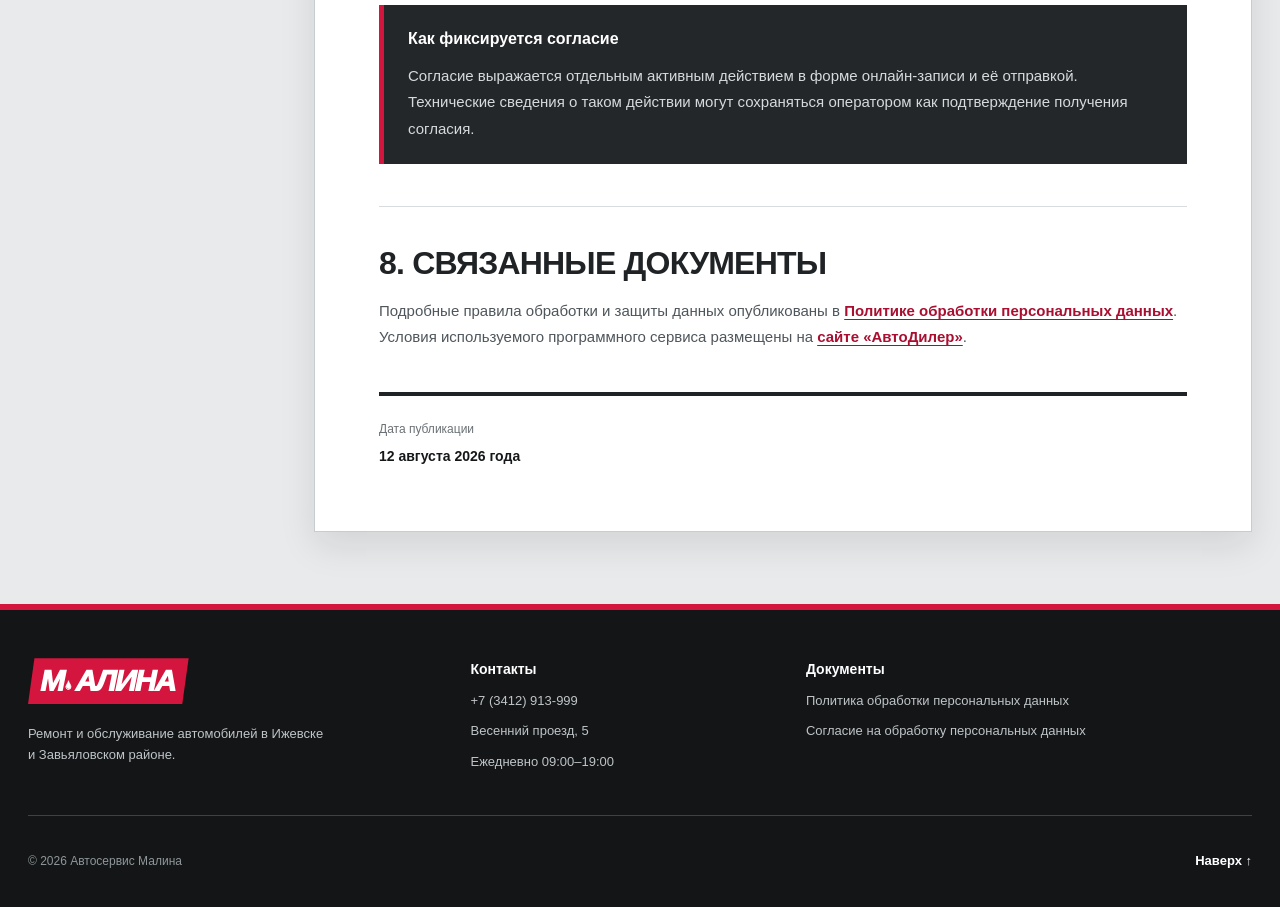
<file: consent/index.html>
<!doctype html>
<html lang="ru">
  <head>
    <meta charset="utf-8">
    <meta name="viewport" content="width=device-width, initial-scale=1">
    <meta name="theme-color" content="#d4153d">
    <title>Согласие на обработку персональных данных — Автосервис Малина</title>
    <meta name="description" content="Согласие пользователя сайта автосервиса Малина на обработку персональных данных при онлайн-записи.">
    <meta name="robots" content="index, follow">
    <link rel="canonical" href="https://malina.psychoware.ru/consent/">
    <link rel="icon" href="/assets/favicon.svg" type="image/svg+xml">
    <link rel="stylesheet" href="/assets/main.css">
    <link rel="stylesheet" href="/assets/legal-pages.css">
    <script src="/assets/legal.js" defer></script>
  </head>
  <body class="legal-site">
    <a class="skip-link" href="#legal-document">Перейти к документу</a>

    <div class="utility-bar">
      <div class="shell utility-inner">
        <span>Весенний проезд, 5 · Ежедневно 09:00–19:00</span>
        <a href="tel:+73412913999">+7 (3412) 913-999</a>
      </div>
    </div>

    <header class="site-header legal-site-header">
      <div class="shell header-inner">
        <a class="brand" href="/" aria-label="Автосервис Малина — на главную">
          <span class="brand-mark" aria-hidden="true"><span class="brand-mark-name"><b>М</b><svg class="brand-mark-drop" viewBox="0 0 16 22"><path class="brand-mark-drop-body" d="M8 0C6.8 4.1 2.5 8.6 2.5 13a5.5 5.5 0 0 0 11 0C13.5 8.6 9.2 4.1 8 0Z"/><path class="brand-mark-drop-cut" d="M4.2 12.1c.25 2.65 1.82 4.35 4.05 4.35 1.54 0 2.83-.74 3.65-1.91-.55 2.34-2.25 3.91-4.54 3.91-2.7 0-4.76-2.08-4.76-4.9 0-1.16.34-2.23.95-3.36.02.72.22 1.36.65 1.91Z"/></svg><b>АЛИНА</b></span></span>
          <span class="brand-caption">Автосервис</span>
        </a>
        <a class="legal-home-link" href="/"><span>←</span>На главную</a>
      </div>
      <div class="page-progress" role="progressbar" aria-label="Прогресс просмотра документа" aria-valuemin="0" aria-valuemax="100" aria-valuenow="0"><span></span></div>
    </header>

    <main class="legal-main">
      <section class="legal-hero" id="top">
        <div class="shell legal-hero-grid">
          <div>
            <p class="eyebrow">Юридическая информация</p>
            <h1>Согласие на обработку персональных данных</h1>
            <p class="legal-hero-lead">Отдельное согласие пользователя на обработку сведений, которые он передаёт при онлайн-записи в автосервис «Малина».</p>
          </div>
          <div class="legal-version"><span>Редакция</span><strong>от 12 августа 2026 года</strong></div>
        </div>
      </section>

      <div class="shell legal-content-shell">
        <nav class="legal-nav" aria-label="Юридические документы">
          <span>Документы</span>
          <a href="/privacy/">Политика обработки данных</a>
          <a href="/consent/" aria-current="page">Согласие на обработку данных</a>
          <a href="/">Вернуться на сайт</a>
        </nav>

        <article class="legal-document" id="legal-document">
          <p class="legal-intro">Отправляя форму онлайн-записи, пользователь подтверждает, что действует свободно, своей волей и в своём интересе, ознакомился с настоящим Согласием и принимает его условия.</p>

          <section>
            <h2>1. Кому предоставляется согласие</h2>
            <p>Согласие предоставляется оператору персональных данных — Индивидуальному предпринимателю Безумову Александру Сергеевичу, осуществляющему деятельность под коммерческим обозначением «Автосервис Малина».</p>
            <div class="legal-requisites">
              <span>Оператор</span><strong>Индивидуальный предприниматель Безумов Александр Сергеевич</strong>
              <span>ОГРНИП</span><strong>326180000030117</strong>
              <span>ИНН</span><strong>182703631014</strong>
              <span>Адрес</span><strong>Удмуртская Республика, Завьяловский район, Весенний проезд, 5</strong>
              <span>Телефон</span><strong><a href="tel:+73412913999">+7 (3412) 913-999</a></strong>
              <span>Сайт</span><strong>malina.psychoware.ru</strong>
            </div>
          </section>

          <section>
            <h2>2. Перечень персональных данных</h2>
            <p>Согласие распространяется на сведения, которые пользователь самостоятельно указывает в форме онлайн-записи:</p>
            <ul>
              <li>имя, фамилия и отчество, если они запрашиваются формой;</li>
              <li>номер телефона и адрес электронной почты;</li>
              <li>марка, модель, год выпуска, VIN и государственный номер автомобиля;</li>
              <li>выбранные услуги, желаемые дата и время посещения;</li>
              <li>описание неисправности, комментарий к записи и иные сведения, добровольно переданные пользователем;</li>
              <li>фотографии, видео и документы, которые пользователь добровольно прикрепляет к заявке.</li>
            </ul>
            <p>Согласие не распространяется на обработку биометрических данных, специальных категорий персональных данных и распространение данных среди неопределённого круга лиц.</p>
          </section>

          <section>
            <h2>3. Цели обработки</h2>
            <ul>
              <li>создание и обработка заявки на диагностику, ремонт или обслуживание автомобиля;</li>
              <li>подтверждение записи и связь с пользователем;</li>
              <li>уточнение неисправности, перечня работ, необходимых запчастей, стоимости и сроков;</li>
              <li>подготовка к заключению и исполнение договора на оказание услуг;</li>
              <li>контроль качества обслуживания и рассмотрение обращений клиента.</li>
            </ul>
          </section>

          <section>
            <h2>4. Разрешённые действия</h2>
            <p>Пользователь разрешает оператору собирать, записывать, систематизировать, накапливать, хранить, уточнять, извлекать, использовать, предоставлять доступ уполномоченным лицам, блокировать, удалять и уничтожать персональные данные.</p>
            <p>Обработка может выполняться автоматизированным и неавтоматизированным способом, в том числе посредством информационно-телекоммуникационных сетей.</p>
          </section>

          <section>
            <h2>5. Обработка по поручению</h2>
            <p>Для работы формы онлайн-записи и передачи заявки оператор вправе поручить обработку данных ООО «Компания АвтоДилер» (ОГРН 1026605420687, ИНН 6662127289), предоставляющему программный сервис «АвтоДилер».</p>
            <p>Такому лицу передаются только данные, необходимые для приёма, хранения и обработки заявки. Оно обязано соблюдать конфиденциальность, обеспечивать безопасность данных и выполнять требования законодательства Российской Федерации.</p>
          </section>

          <section>
            <h2>6. Срок действия и отзыв</h2>
            <p>Согласие действует с момента отправки формы до достижения целей обработки или до его отзыва пользователем — в зависимости от того, что наступит раньше. Если закон или договор требует продолжить хранение отдельных сведений, оператор вправе обрабатывать их на соответствующем законном основании.</p>
            <p>Согласие можно отозвать письменным обращением по адресу оператора. Чтобы согласовать способ направления обращения и подтвердить личность заявителя, позвоните по телефону <a href="tel:+73412913999">+7 (3412) 913-999</a>.</p>
          </section>

          <section>
            <h2>7. Подтверждение пользователя</h2>
            <p>Пользователь подтверждает достоверность предоставленных данных, своё совершеннолетие и право передавать сведения об указанном автомобиле. Если пользователь сообщает данные другого лица, он подтверждает наличие законного основания для такой передачи.</p>
            <div class="legal-callout"><strong>Как фиксируется согласие</strong><p>Согласие выражается отдельным активным действием в форме онлайн-записи и её отправкой. Технические сведения о таком действии могут сохраняться оператором как подтверждение получения согласия.</p></div>
          </section>

          <section>
            <h2>8. Связанные документы</h2>
            <p>Подробные правила обработки и защиты данных опубликованы в <a href="/privacy/">Политике обработки персональных данных</a>. Условия используемого программного сервиса размещены на <a href="https://autodealer.ru/rules#policy" target="_blank" rel="noopener noreferrer">сайте «АвтоДилер»</a>.</p>
          </section>

          <div class="legal-signature"><span>Дата публикации</span><strong>12 августа 2026 года</strong></div>
        </article>
      </div>
    </main>

    <footer class="footer">
      <div class="shell legal-footer-grid">
        <div class="footer-brand"><a class="brand brand-footer" href="/"><span class="brand-mark brand-mark-light" aria-hidden="true"><span class="brand-mark-name"><b>М</b><svg class="brand-mark-drop" viewBox="0 0 16 22"><path class="brand-mark-drop-body" d="M8 0C6.8 4.1 2.5 8.6 2.5 13a5.5 5.5 0 0 0 11 0C13.5 8.6 9.2 4.1 8 0Z"/><path class="brand-mark-drop-cut" d="M4.2 12.1c.25 2.65 1.82 4.35 4.05 4.35 1.54 0 2.83-.74 3.65-1.91-.55 2.34-2.25 3.91-4.54 3.91-2.7 0-4.76-2.08-4.76-4.9 0-1.16.34-2.23.95-3.36.02.72.22 1.36.65 1.91Z"/></svg><b>АЛИНА</b></span></span></a><p>Ремонт и обслуживание автомобилей в Ижевске и Завьяловском районе.</p></div>
        <div class="legal-footer-column"><strong>Контакты</strong><a href="tel:+73412913999">+7 (3412) 913-999</a><span>Весенний проезд, 5</span><span>Ежедневно 09:00–19:00</span></div>
        <div class="legal-footer-column"><strong>Документы</strong><a href="/privacy/">Политика обработки персональных данных</a><a href="/consent/">Согласие на обработку персональных данных</a></div>
      </div>
      <div class="shell footer-bottom legal-footer-bottom"><span>© 2026 Автосервис Малина</span><a class="footer-to-top" href="#top">Наверх ↑</a></div>
    </footer>
  </body>
</html>
</file>
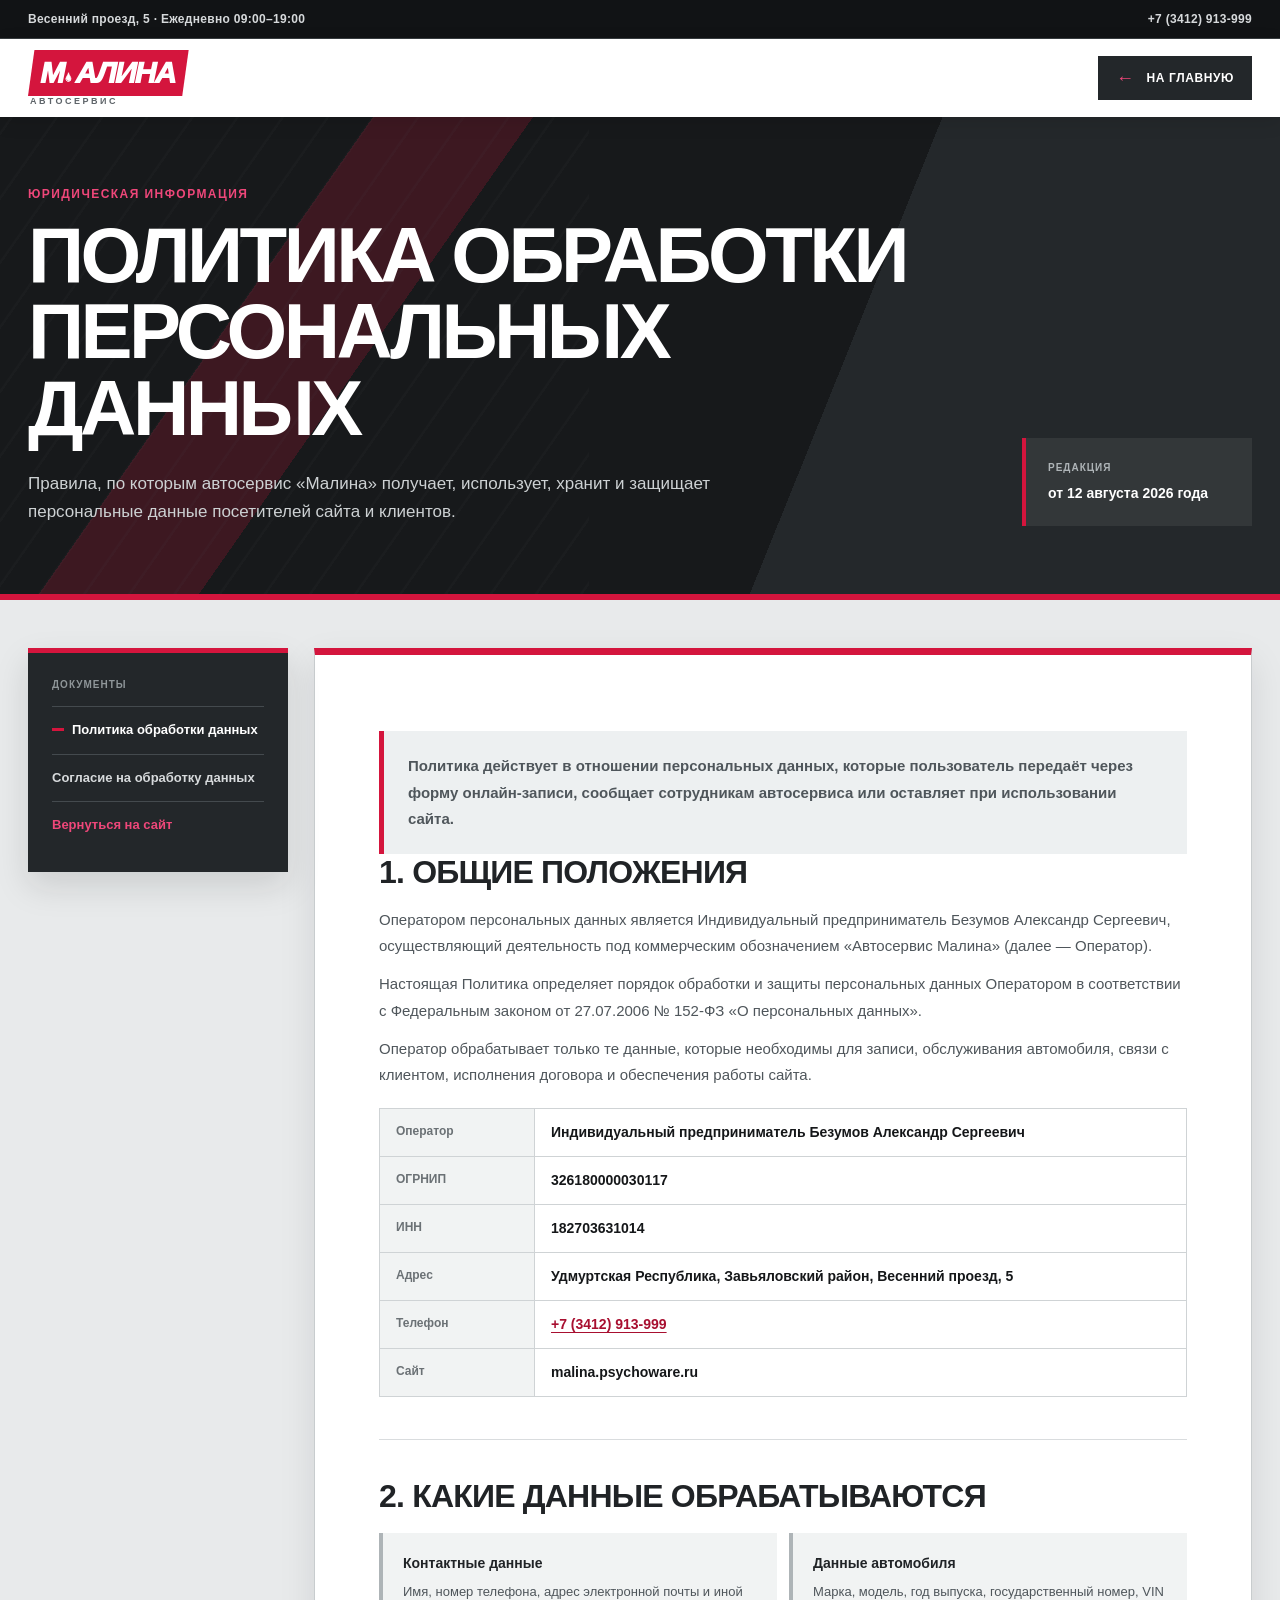
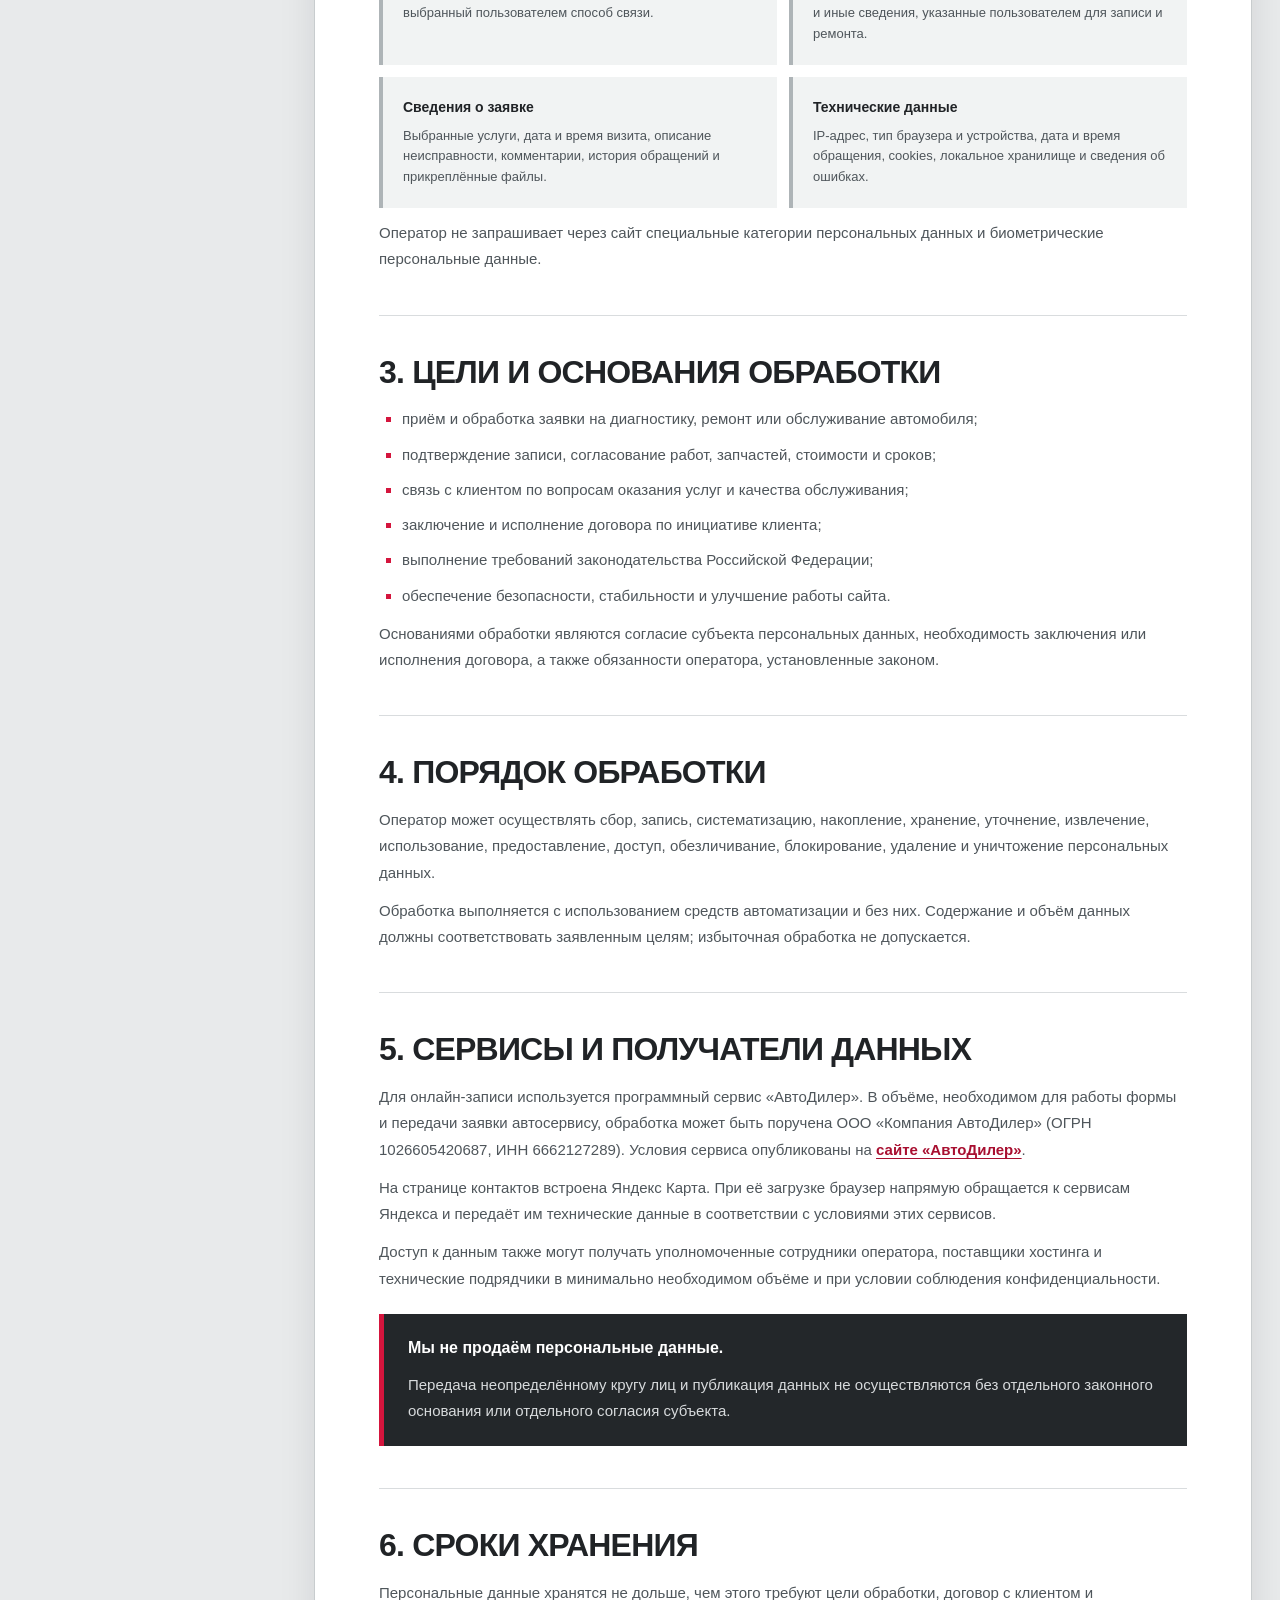
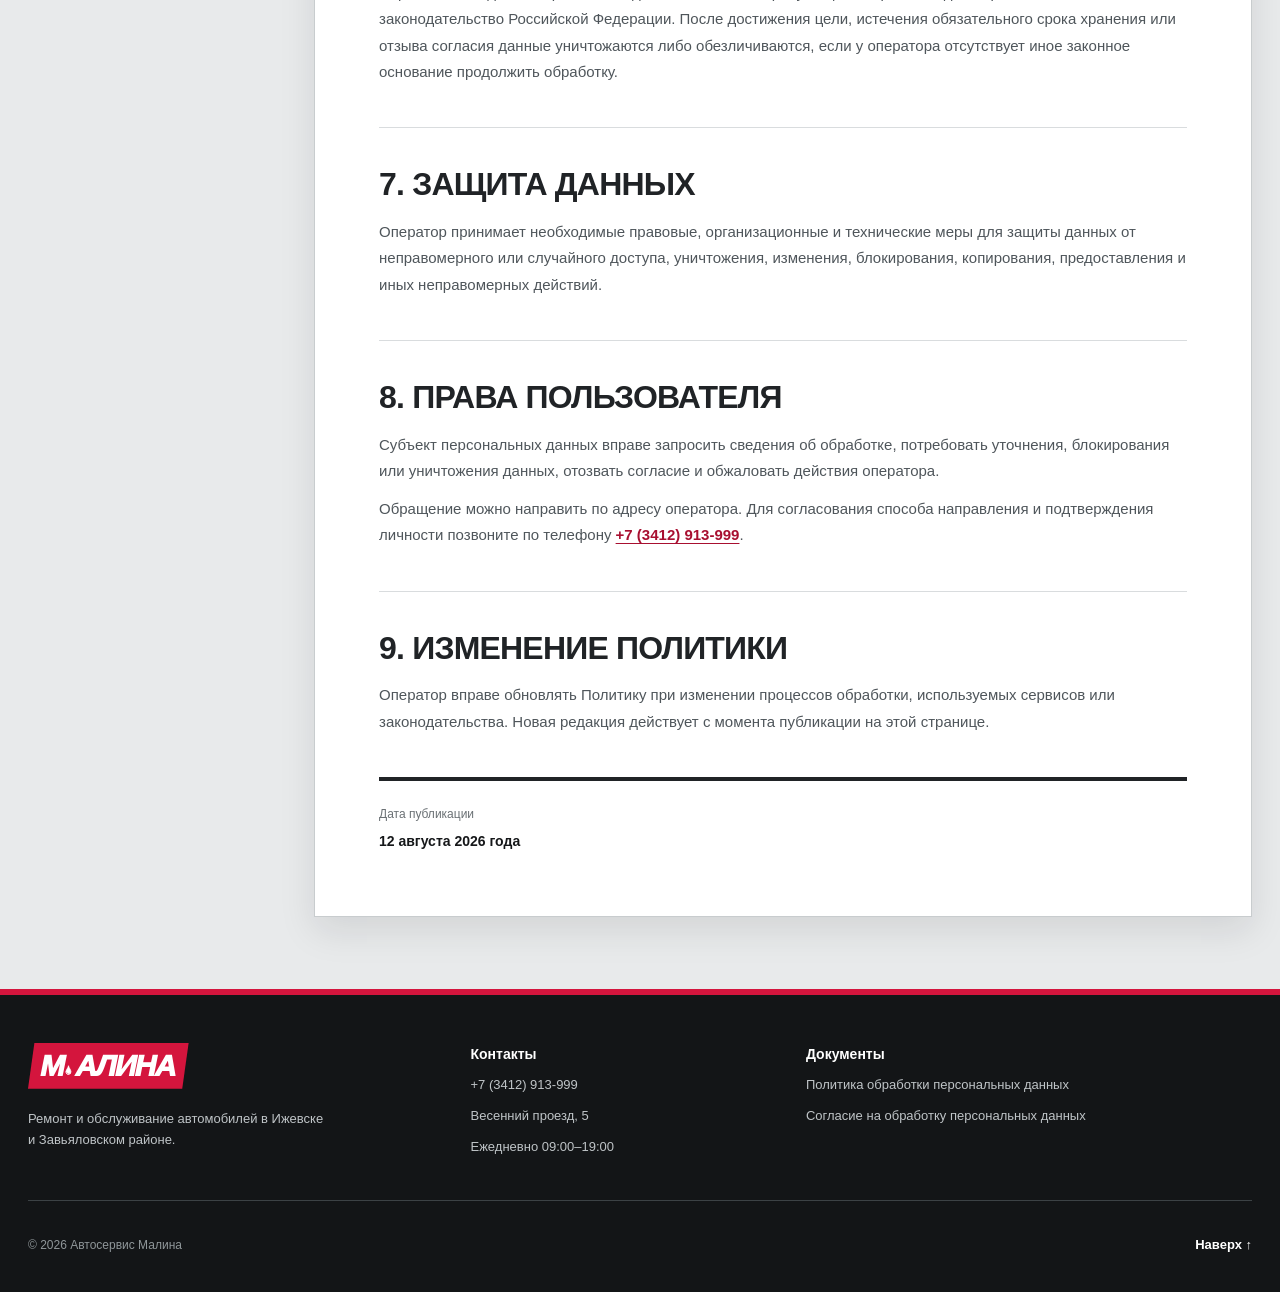
<file: privacy/index.html>
<!doctype html>
<html lang="ru">
  <head>
    <meta charset="utf-8">
    <meta name="viewport" content="width=device-width, initial-scale=1">
    <meta name="theme-color" content="#d4153d">
    <title>Политика обработки персональных данных — Автосервис Малина</title>
    <meta name="description" content="Политика автосервиса Малина в отношении обработки и защиты персональных данных посетителей сайта и клиентов.">
    <meta name="robots" content="index, follow">
    <link rel="canonical" href="https://malina.psychoware.ru/privacy/">
    <link rel="icon" href="/assets/favicon.svg" type="image/svg+xml">
    <link rel="stylesheet" href="/assets/main.css">
    <link rel="stylesheet" href="/assets/legal-pages.css">
    <script src="/assets/legal.js" defer></script>
  </head>
  <body class="legal-site">
    <a class="skip-link" href="#legal-document">Перейти к документу</a>

    <div class="utility-bar">
      <div class="shell utility-inner">
        <span>Весенний проезд, 5 · Ежедневно 09:00–19:00</span>
        <a href="tel:+73412913999">+7 (3412) 913-999</a>
      </div>
    </div>

    <header class="site-header legal-site-header">
      <div class="shell header-inner">
        <a class="brand" href="/" aria-label="Автосервис Малина — на главную">
          <span class="brand-mark" aria-hidden="true"><span class="brand-mark-name"><b>М</b><svg class="brand-mark-drop" viewBox="0 0 16 22"><path class="brand-mark-drop-body" d="M8 0C6.8 4.1 2.5 8.6 2.5 13a5.5 5.5 0 0 0 11 0C13.5 8.6 9.2 4.1 8 0Z"/><path class="brand-mark-drop-cut" d="M4.2 12.1c.25 2.65 1.82 4.35 4.05 4.35 1.54 0 2.83-.74 3.65-1.91-.55 2.34-2.25 3.91-4.54 3.91-2.7 0-4.76-2.08-4.76-4.9 0-1.16.34-2.23.95-3.36.02.72.22 1.36.65 1.91Z"/></svg><b>АЛИНА</b></span></span>
          <span class="brand-caption">Автосервис</span>
        </a>
        <a class="legal-home-link" href="/"><span>←</span>На главную</a>
      </div>
      <div class="page-progress" role="progressbar" aria-label="Прогресс просмотра документа" aria-valuemin="0" aria-valuemax="100" aria-valuenow="0"><span></span></div>
    </header>

    <main class="legal-main">
      <section class="legal-hero" id="top">
        <div class="shell legal-hero-grid">
          <div>
            <p class="eyebrow">Юридическая информация</p>
            <h1>Политика обработки персональных данных</h1>
            <p class="legal-hero-lead">Правила, по которым автосервис «Малина» получает, использует, хранит и защищает персональные данные посетителей сайта и клиентов.</p>
          </div>
          <div class="legal-version"><span>Редакция</span><strong>от 12 августа 2026 года</strong></div>
        </div>
      </section>

      <div class="shell legal-content-shell">
        <nav class="legal-nav" aria-label="Юридические документы">
          <span>Документы</span>
          <a href="/privacy/" aria-current="page">Политика обработки данных</a>
          <a href="/consent/">Согласие на обработку данных</a>
          <a href="/">Вернуться на сайт</a>
        </nav>

        <article class="legal-document" id="legal-document">
          <p class="legal-intro">Политика действует в отношении персональных данных, которые пользователь передаёт через форму онлайн-записи, сообщает сотрудникам автосервиса или оставляет при использовании сайта.</p>

          <section>
            <h2>1. Общие положения</h2>
            <p>Оператором персональных данных является Индивидуальный предприниматель Безумов Александр Сергеевич, осуществляющий деятельность под коммерческим обозначением «Автосервис Малина» (далее — Оператор).</p>
            <p>Настоящая Политика определяет порядок обработки и защиты персональных данных Оператором в соответствии с Федеральным законом от 27.07.2006 № 152-ФЗ «О персональных данных».</p>
            <p>Оператор обрабатывает только те данные, которые необходимы для записи, обслуживания автомобиля, связи с клиентом, исполнения договора и обеспечения работы сайта.</p>
            <div class="legal-requisites">
              <span>Оператор</span><strong>Индивидуальный предприниматель Безумов Александр Сергеевич</strong>
              <span>ОГРНИП</span><strong>326180000030117</strong>
              <span>ИНН</span><strong>182703631014</strong>
              <span>Адрес</span><strong>Удмуртская Республика, Завьяловский район, Весенний проезд, 5</strong>
              <span>Телефон</span><strong><a href="tel:+73412913999">+7 (3412) 913-999</a></strong>
              <span>Сайт</span><strong>malina.psychoware.ru</strong>
            </div>
          </section>

          <section>
            <h2>2. Какие данные обрабатываются</h2>
            <div class="legal-data-grid">
              <article><strong>Контактные данные</strong><p>Имя, номер телефона, адрес электронной почты и иной выбранный пользователем способ связи.</p></article>
              <article><strong>Данные автомобиля</strong><p>Марка, модель, год выпуска, государственный номер, VIN и иные сведения, указанные пользователем для записи и ремонта.</p></article>
              <article><strong>Сведения о заявке</strong><p>Выбранные услуги, дата и время визита, описание неисправности, комментарии, история обращений и прикреплённые файлы.</p></article>
              <article><strong>Технические данные</strong><p>IP-адрес, тип браузера и устройства, дата и время обращения, cookies, локальное хранилище и сведения об ошибках.</p></article>
            </div>
            <p>Оператор не запрашивает через сайт специальные категории персональных данных и биометрические персональные данные.</p>
          </section>

          <section>
            <h2>3. Цели и основания обработки</h2>
            <ul>
              <li>приём и обработка заявки на диагностику, ремонт или обслуживание автомобиля;</li>
              <li>подтверждение записи, согласование работ, запчастей, стоимости и сроков;</li>
              <li>связь с клиентом по вопросам оказания услуг и качества обслуживания;</li>
              <li>заключение и исполнение договора по инициативе клиента;</li>
              <li>выполнение требований законодательства Российской Федерации;</li>
              <li>обеспечение безопасности, стабильности и улучшение работы сайта.</li>
            </ul>
            <p>Основаниями обработки являются согласие субъекта персональных данных, необходимость заключения или исполнения договора, а также обязанности оператора, установленные законом.</p>
          </section>

          <section>
            <h2>4. Порядок обработки</h2>
            <p>Оператор может осуществлять сбор, запись, систематизацию, накопление, хранение, уточнение, извлечение, использование, предоставление, доступ, обезличивание, блокирование, удаление и уничтожение персональных данных.</p>
            <p>Обработка выполняется с использованием средств автоматизации и без них. Содержание и объём данных должны соответствовать заявленным целям; избыточная обработка не допускается.</p>
          </section>

          <section>
            <h2>5. Сервисы и получатели данных</h2>
            <p>Для онлайн-записи используется программный сервис «АвтоДилер». В объёме, необходимом для работы формы и передачи заявки автосервису, обработка может быть поручена ООО «Компания АвтоДилер» (ОГРН 1026605420687, ИНН 6662127289). Условия сервиса опубликованы на <a href="https://autodealer.ru/rules#policy" target="_blank" rel="noopener noreferrer">сайте «АвтоДилер»</a>.</p>
            <p>На странице контактов встроена Яндекс Карта. При её загрузке браузер напрямую обращается к сервисам Яндекса и передаёт им технические данные в соответствии с условиями этих сервисов.</p>
            <p>Доступ к данным также могут получать уполномоченные сотрудники оператора, поставщики хостинга и технические подрядчики в минимально необходимом объёме и при условии соблюдения конфиденциальности.</p>
            <div class="legal-callout"><strong>Мы не продаём персональные данные.</strong><p>Передача неопределённому кругу лиц и публикация данных не осуществляются без отдельного законного основания или отдельного согласия субъекта.</p></div>
          </section>

          <section>
            <h2>6. Сроки хранения</h2>
            <p>Персональные данные хранятся не дольше, чем этого требуют цели обработки, договор с клиентом и законодательство Российской Федерации. После достижения цели, истечения обязательного срока хранения или отзыва согласия данные уничтожаются либо обезличиваются, если у оператора отсутствует иное законное основание продолжить обработку.</p>
          </section>

          <section>
            <h2>7. Защита данных</h2>
            <p>Оператор принимает необходимые правовые, организационные и технические меры для защиты данных от неправомерного или случайного доступа, уничтожения, изменения, блокирования, копирования, предоставления и иных неправомерных действий.</p>
          </section>

          <section>
            <h2>8. Права пользователя</h2>
            <p>Субъект персональных данных вправе запросить сведения об обработке, потребовать уточнения, блокирования или уничтожения данных, отозвать согласие и обжаловать действия оператора.</p>
            <p>Обращение можно направить по адресу оператора. Для согласования способа направления и подтверждения личности позвоните по телефону <a href="tel:+73412913999">+7 (3412) 913-999</a>.</p>
          </section>

          <section>
            <h2>9. Изменение Политики</h2>
            <p>Оператор вправе обновлять Политику при изменении процессов обработки, используемых сервисов или законодательства. Новая редакция действует с момента публикации на этой странице.</p>
          </section>

          <div class="legal-signature"><span>Дата публикации</span><strong>12 августа 2026 года</strong></div>
        </article>
      </div>
    </main>

    <footer class="footer">
      <div class="shell legal-footer-grid">
        <div class="footer-brand"><a class="brand brand-footer" href="/"><span class="brand-mark brand-mark-light" aria-hidden="true"><span class="brand-mark-name"><b>М</b><svg class="brand-mark-drop" viewBox="0 0 16 22"><path class="brand-mark-drop-body" d="M8 0C6.8 4.1 2.5 8.6 2.5 13a5.5 5.5 0 0 0 11 0C13.5 8.6 9.2 4.1 8 0Z"/><path class="brand-mark-drop-cut" d="M4.2 12.1c.25 2.65 1.82 4.35 4.05 4.35 1.54 0 2.83-.74 3.65-1.91-.55 2.34-2.25 3.91-4.54 3.91-2.7 0-4.76-2.08-4.76-4.9 0-1.16.34-2.23.95-3.36.02.72.22 1.36.65 1.91Z"/></svg><b>АЛИНА</b></span></span></a><p>Ремонт и обслуживание автомобилей в Ижевске и Завьяловском районе.</p></div>
        <div class="legal-footer-column"><strong>Контакты</strong><a href="tel:+73412913999">+7 (3412) 913-999</a><span>Весенний проезд, 5</span><span>Ежедневно 09:00–19:00</span></div>
        <div class="legal-footer-column"><strong>Документы</strong><a href="/privacy/">Политика обработки персональных данных</a><a href="/consent/">Согласие на обработку персональных данных</a></div>
      </div>
      <div class="shell footer-bottom legal-footer-bottom"><span>© 2026 Автосервис Малина</span><a class="footer-to-top" href="#top">Наверх ↑</a></div>
    </footer>
  </body>
</html>
</file>
<file: assets/legal-pages.css>
.legal-site {
  color: var(--ink);
  background: #e8eaeb;
}

.legal-site .utility-inner {
  justify-content: space-between;
}

.legal-site-header .brand {
  display: grid;
  justify-items: start;
  gap: 1px;
}

.legal-site-header::after {
  display: none;
}

.legal-site-header .page-progress {
  bottom: 0;
  height: 4px;
}

.legal-home-link {
  display: inline-flex;
  align-items: center;
  gap: 12px;
  min-height: 44px;
  padding: 0 18px;
  color: #fff;
  background: var(--steel);
  font-size: 12px;
  font-weight: 850;
  letter-spacing: .05em;
  text-transform: uppercase;
}

.legal-home-link span {
  color: #ef477a;
  font-size: 18px;
}

.legal-home-link:hover,
.legal-home-link:focus-visible {
  background: var(--raspberry);
}

.legal-main {
  min-height: 70vh;
}

.legal-hero {
  position: relative;
  overflow: hidden;
  color: #fff;
  background: linear-gradient(112deg, #17191b 0 64%, #24282b 64% 100%);
  border-bottom: 6px solid var(--raspberry);
}

.legal-hero::before {
  position: absolute;
  inset: 0 auto 0 -6%;
  width: 52%;
  content: "";
  opacity: .2;
  background:
    repeating-linear-gradient(125deg, transparent 0 34px, rgb(255 255 255 / 9%) 35px 37px),
    linear-gradient(125deg, transparent 0 45%, var(--raspberry) 45% 61%, transparent 61%);
}

.legal-hero-grid {
  position: relative;
  z-index: 1;
  display: grid;
  grid-template-columns: minmax(0, 1fr) 230px;
  align-items: end;
  gap: 70px;
  min-height: 390px;
  padding: 68px 0;
}

.legal-hero .eyebrow {
  color: #ef477a;
}

.legal-hero h1 {
  max-width: 900px;
  margin: 0;
  font-family: "Arial Narrow", Arial, sans-serif;
  font-size: clamp(46px, 6.2vw, 78px);
  font-weight: 900;
  letter-spacing: -.045em;
  line-height: .98;
  text-transform: uppercase;
}

.legal-hero-lead {
  max-width: 720px;
  margin: 24px 0 0;
  color: #cdd1d3;
  font-size: 17px;
  line-height: 1.65;
}

.legal-version {
  display: grid;
  gap: 8px;
  padding: 22px;
  background: rgb(255 255 255 / 7%);
  border-left: 4px solid var(--raspberry);
}

.legal-version span {
  color: #aeb4b7;
  font-size: 10px;
  font-weight: 850;
  letter-spacing: .1em;
  text-transform: uppercase;
}

.legal-version strong {
  font-size: 14px;
}

.legal-content-shell {
  display: grid;
  grid-template-columns: 260px minmax(0, 1fr);
  align-items: start;
  gap: 26px;
  padding-top: 48px;
  padding-bottom: 72px;
}

.legal-nav {
  position: sticky;
  top: 106px;
  display: grid;
  padding: 24px;
  color: #fff;
  background: var(--steel);
  border-top: 5px solid var(--raspberry);
  box-shadow: 0 14px 32px rgb(20 24 26 / 13%);
}

.legal-nav > span {
  margin-bottom: 14px;
  color: #8f9699;
  font-size: 10px;
  font-weight: 850;
  letter-spacing: .1em;
  text-transform: uppercase;
}

.legal-nav a {
  padding: 14px 0;
  color: #d7dadc;
  border-top: 1px solid #444a4e;
  font-size: 13px;
  font-weight: 750;
  line-height: 1.4;
}

.legal-nav a:last-child {
  color: #ef477a;
}

.legal-nav a[aria-current="page"] {
  color: #fff;
}

.legal-nav a[aria-current="page"]::before {
  display: inline-block;
  width: 12px;
  height: 3px;
  margin: 0 8px 3px 0;
  content: "";
  background: var(--raspberry);
}

.legal-site .legal-document {
  width: auto;
  margin: 0;
  padding: clamp(32px, 5vw, 64px);
  background: #fff;
  border: 1px solid #c8ccce;
  border-top: 7px solid var(--raspberry);
  box-shadow: 0 14px 34px rgb(20 24 26 / 10%);
}

.legal-intro {
  margin: 0 0 20px;
  padding: 22px 24px;
  color: #30363a;
  background: #edf0f1;
  border-left: 5px solid var(--raspberry);
  font-size: 17px;
  font-weight: 700;
  line-height: 1.65;
}

.legal-site .legal-document section + section {
  margin-top: 42px;
  padding-top: 38px;
  border-top: 1px solid #d9dcde;
}

.legal-site .legal-document h2 {
  margin: 0 0 16px;
  color: #202326;
  font-family: "Arial Narrow", Arial, sans-serif;
  font-size: clamp(24px, 3vw, 32px);
  font-weight: 900;
  letter-spacing: -.025em;
  line-height: 1.15;
  text-transform: uppercase;
}

.legal-site .legal-document h3 {
  margin: 24px 0 10px;
  color: #202326;
  font-size: 17px;
}

.legal-site .legal-document p,
.legal-site .legal-document li {
  color: #4f565b;
  font-size: 15px;
  line-height: 1.75;
}

.legal-site .legal-document p {
  margin: 12px 0 0;
}

.legal-site .legal-document ul,
.legal-site .legal-document ol {
  display: grid;
  gap: 9px;
  margin: 14px 0 0;
  padding-left: 23px;
}

.legal-site .legal-document ul {
  list-style: square;
}

.legal-site .legal-document ol {
  list-style: decimal;
}

.legal-site .legal-document li::marker {
  color: var(--raspberry);
  font-weight: 900;
}

.legal-site .legal-document a {
  color: var(--raspberry-dark);
  font-weight: 750;
  text-decoration: underline;
  text-underline-offset: 3px;
}

.legal-requisites {
  display: grid;
  grid-template-columns: 155px minmax(0, 1fr);
  margin-top: 20px;
  border-top: 1px solid #cfd3d5;
  border-left: 1px solid #cfd3d5;
}

.legal-requisites > * {
  padding: 13px 16px;
  border-right: 1px solid #cfd3d5;
  border-bottom: 1px solid #cfd3d5;
}

.legal-requisites span {
  color: #6b7175;
  background: #f1f3f3;
  font-size: 12px;
  font-weight: 750;
}

.legal-requisites strong {
  font-size: 14px;
  line-height: 1.5;
}

.legal-data-grid {
  display: grid;
  grid-template-columns: repeat(2, minmax(0, 1fr));
  gap: 12px;
  margin-top: 18px;
}

.legal-data-grid article {
  padding: 20px;
  background: #f1f3f3;
  border-left: 4px solid #aeb4b7;
}

.legal-data-grid strong {
  display: block;
  margin-bottom: 8px;
  color: #202326;
  font-size: 14px;
}

.legal-data-grid p {
  margin: 0 !important;
  font-size: 13px !important;
  line-height: 1.6 !important;
}

.legal-callout {
  margin-top: 22px;
  padding: 22px 24px;
  color: #fff;
  background: var(--steel);
  border-left: 5px solid var(--raspberry);
}

.legal-callout strong {
  display: block;
  margin-bottom: 7px;
  color: #fff;
}

.legal-callout p,
.legal-callout a {
  color: #d7dadc !important;
}

.legal-signature {
  display: grid;
  gap: 8px;
  margin-top: 42px;
  padding-top: 24px;
  border-top: 4px solid #202326;
}

.legal-signature span {
  color: #6b7175;
  font-size: 12px;
}

.legal-signature strong {
  font-size: 14px;
}

.legal-site .footer {
  padding-top: 48px;
}

.legal-footer-grid {
  display: grid;
  grid-template-columns: 1.1fr .8fr 1.25fr;
  gap: 50px;
}

.legal-footer-column {
  display: grid;
  align-content: start;
  gap: 10px;
  color: #bfc4c7;
  font-size: 13px;
  line-height: 1.6;
}

.legal-footer-column strong {
  color: #fff;
  font-size: 14px;
}

.legal-footer-column a:hover,
.legal-footer-column a:focus-visible {
  color: #ef477a;
}

.legal-footer-bottom {
  align-items: center;
}

@media (width <= 900px) {
  .legal-hero-grid {
    grid-template-columns: 1fr;
    gap: 32px;
  }

  .legal-version {
    width: min(100%, 320px);
  }

  .legal-content-shell {
    grid-template-columns: 1fr;
  }

  .legal-nav {
    position: static;
    grid-template-columns: repeat(3, minmax(0, 1fr));
    gap: 0 18px;
  }

  .legal-nav > span {
    grid-column: 1 / -1;
  }

  .legal-footer-grid {
    grid-template-columns: 1fr 1fr;
  }
}

@media (width <= 600px) {
  .legal-site .utility-inner span:first-child {
    display: inline-flex;
  }

  .legal-site .utility-inner a {
    display: none;
  }

  .legal-home-link {
    width: 44px;
    padding: 0;
    justify-content: center;
    font-size: 0;
  }

  .legal-home-link span {
    font-size: 20px;
  }

  .legal-hero-grid {
    min-height: 340px;
    padding: 48px 0;
  }

  .legal-hero h1 {
    font-size: clamp(38px, 12vw, 52px);
  }

  .legal-hero-lead {
    font-size: 15px;
  }

  .legal-content-shell {
    padding-top: 24px;
    padding-bottom: 48px;
  }

  .legal-nav {
    grid-template-columns: 1fr;
    padding: 20px;
  }

  .legal-site .legal-document {
    padding: 28px 22px;
  }

  .legal-intro {
    padding: 18px;
    font-size: 15px;
  }

  .legal-requisites,
  .legal-data-grid,
  .legal-footer-grid {
    grid-template-columns: 1fr;
  }

  .legal-requisites span {
    padding-bottom: 4px;
    border-bottom: 0;
  }

  .legal-requisites strong {
    padding-top: 4px;
  }

  .legal-footer-bottom {
    align-items: flex-start;
  }
}
</file>
